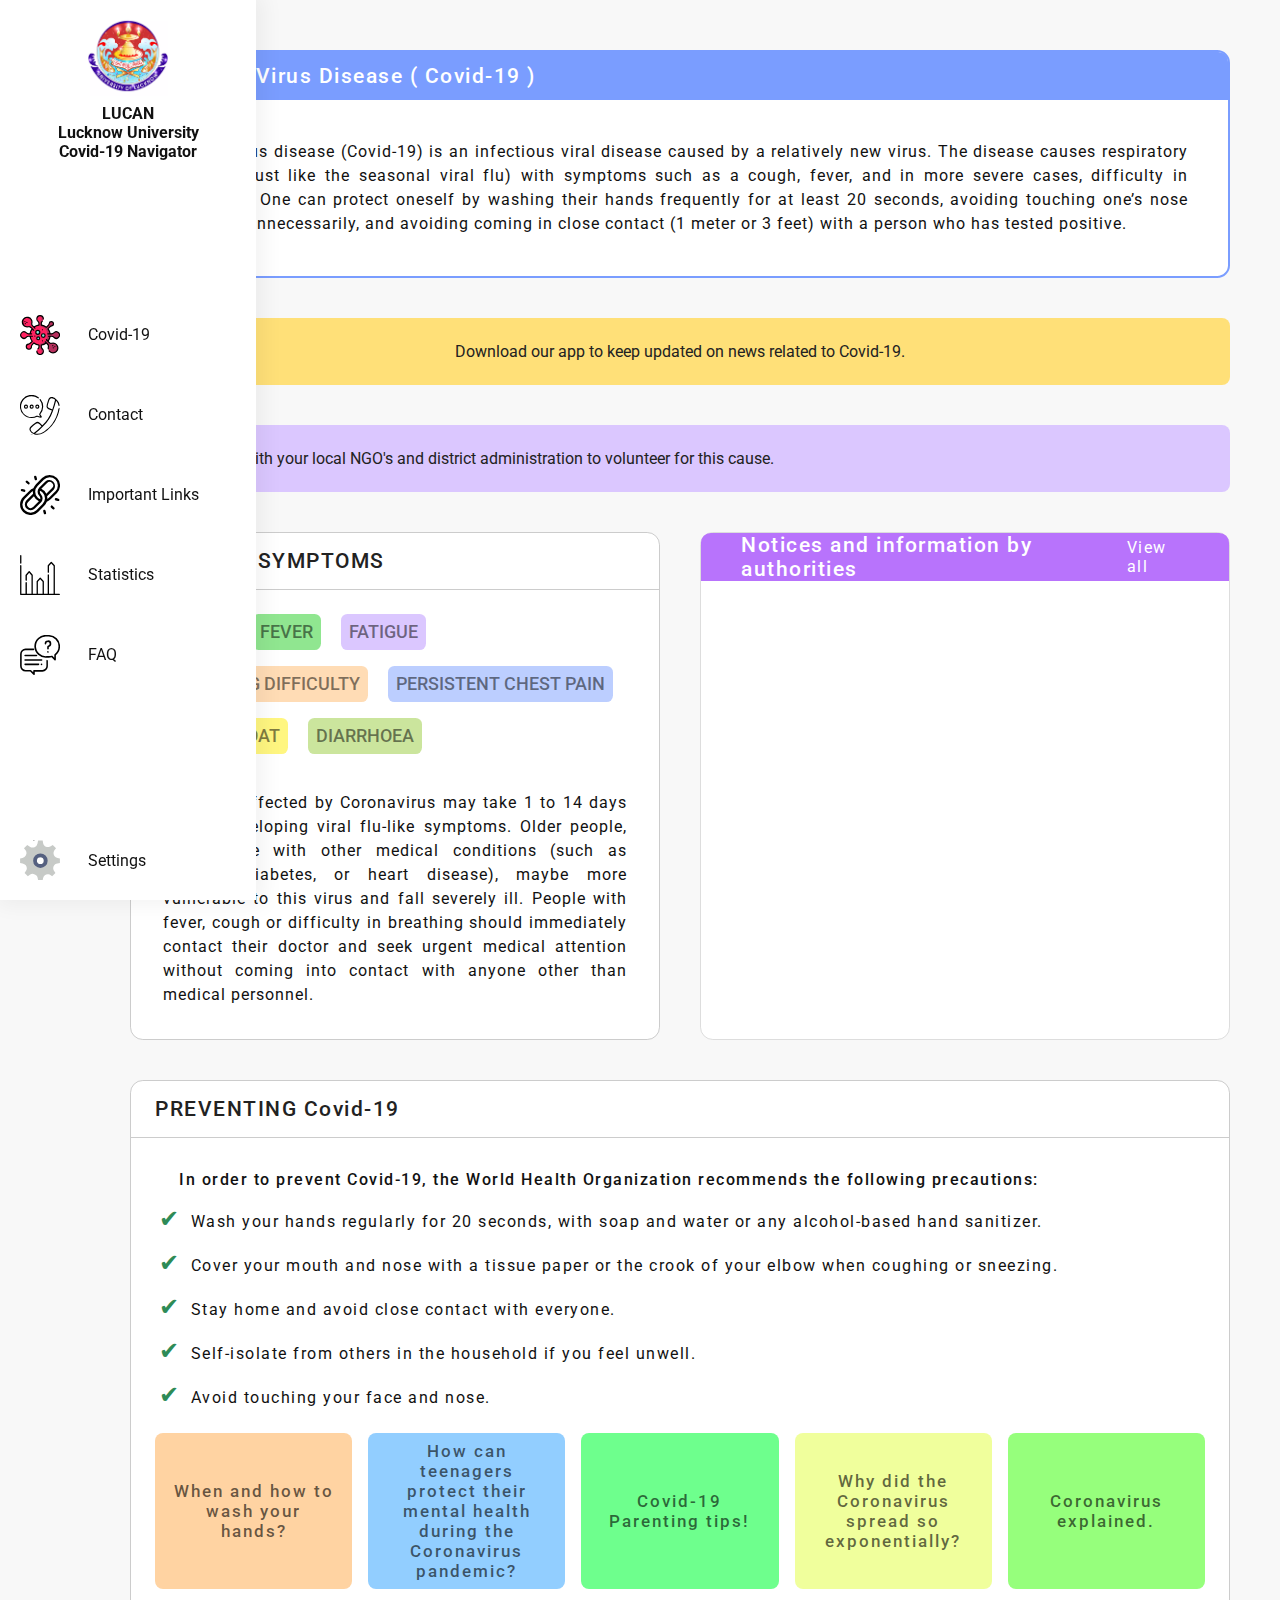
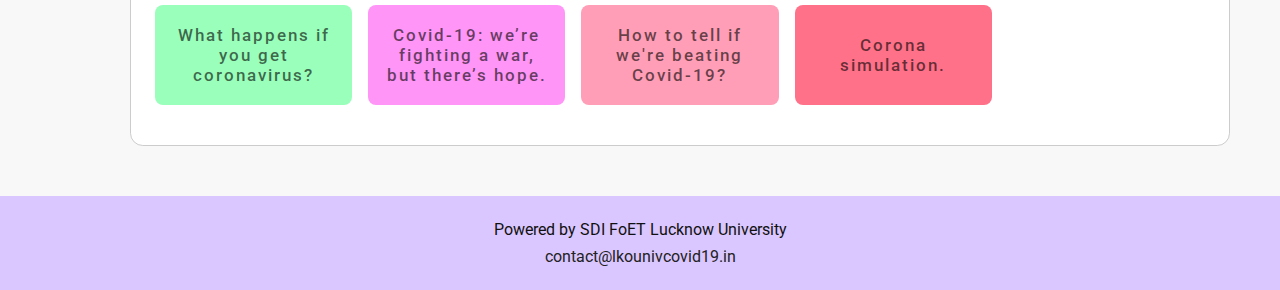
<file: index.html>
<!DOCTYPE html>
<html lang="en">
<head>
    <meta charset="UTF-8">
    <link rel="apple-touch-icon" sizes="180x180" href="../favicon/apple-touch-icon.png">
    <link rel="icon" type="image/png" sizes="32x32" href="../favicon/favicon-32x32.png">
    <link rel="icon" type="image/png" sizes="16x16" href="../favicon/favicon-16x16.png">
    <link rel="manifest" href="../favicon/site.webmanifest">
    <meta name="viewport" content="width=device-width, initial-scale=1.0">
    <title>Lucknow University Covid-19 Navigator</title>
    <meta name="title" content="Lucknow University Covid-19 Navigator">
    <meta name="description" content="LUCAN is an initiative by the University of Lucknow to spread awareness and necessary updates on Covid-19.#IndiaFightsCorona #StayHome #StaySafe ">
    <meta name="keywords" content="LUCAN,University of Lucknow, Covid19">
    <meta name="robots" content="index, follow">
    <meta http-equiv="Content-Type" content="text/html; charset=utf-8">
    <meta name="language" content="English">
    <meta name="revisit-after" content="1 days">
    <meta name="author" content="SDI FoET Lucknow University">
    <script>
        let lang = window.localStorage.getItem("lang")==null?document.documentElement.lang:window.localStorage.getItem("lang");
        if(lang != document.documentElement.lang){
            let url = window.location.href.substr("https://lkounivcovid19.netlify.app/".length);
            if(lang == "en"){
                url= url.substr(`${document.documentElement.lang}/`.length);
                window.location.href=`/${url}`;
            }else{
                window.location.href=`/${lang}/${url}`;
            }
        }
    </script>
    <link rel="stylesheet" href="../assets/css/style.css">
    <link rel="stylesheet" href="../assets/css/home.css">
    <link rel="stylesheet" href="../assets/css/icon-sprite.css">
    <link href="https://fonts.googleapis.com/css2?family=Roboto:wght@400;500;700&display=swap" rel="stylesheet">
</head>
<body>
    <nav id="navbar" class="navbar">
        <ul class="navbar-nav">
            <li class="nav-item logo">
                <a href="http://lkouniv.ac.in" class="nav-link" target="_blank" rel="noopener noreferrer">
                    <div class="link-icon"></div>
                    <span class="link-text ">LUCAN</br>Lucknow University</br>Covid-19 Navigator</span>
                </a>
            </li>
            <li class="nav-item active">
                <a href="#" class="nav-link">
                    <div class="icon-Covid active link-icon"></div>
                    <span class="link-text">Covid-19</span>
                </a>
            </li>
            <li class="nav-item">
                <a href="./contact" class="nav-link">
                    <div class="icon-contact link-icon"></div>
                    <span class="link-text">Contact</span>
                </a>
            </li>
            <li class="nav-item">
                <a href="./links" class="nav-link">
                    <div class="icon-link link-icon"></div>
                    <span class="link-text">Important Links</span>
                </a>
            </li>
            <li class="nav-item">
                <a href="./stats" class="nav-link">
                    <div class="icon-stats link-icon"></div>
                    <span class="link-text">Statistics</span>
                </a>
            </li>
            <li class="nav-item">
                <a href="./faq" class="nav-link">
                    <div class="icon-faq link-icon"></div>
                    <span class="link-text">FAQ</span>
                </a>
            </li>
            <li class="nav-item" onclick="openSettings()">
                <a class="nav-link">
                    <div class="icon-settings link-icon"></div>
                    <span class="link-text">Settings</span>
                </a>
            </li>
        </ul>
    </nav>
    <nav id="topbar" class="mobile-navbar">
        <a class="m-logo" href="http://lkouniv.ac.in" target="_blank" rel="noopener noreferrer"></a>
        <h3 class="m-text">Lucknow University Covid-19 Navigator</h3>
        <div class="icon-settings" onclick="openSettings()"></div>
    </nav>
    <main class="home">
        <div class="Covid-box">
            <div class="box">
                <div class="heading">
                    <h3>Corona Virus Disease ( Covid-19 )</h3>
                </div>
                <div class="info">
                    <p class="Covid-info">Coronavirus disease (Covid-19) is an infectious viral disease caused by a relatively new virus. The disease causes respiratory distress (just like the seasonal viral flu) with symptoms such as a cough, fever, and in more severe cases, difficulty in breathing. One can protect oneself by washing their hands frequently for at least 20 seconds, avoiding touching one’s nose and face unnecessarily, and avoiding coming in close contact (1 meter or 3 feet) with a person who has tested positive.</p>
                </div>
            </div>
        </div>
        <a href="./download" class="download">
            <p id="download-text">Download our app to keep updated on news related to Covid-19.</p>
        </a>
        <div class="Covid-tips ">
            <p id="tips">Get in touch with your local NGO's and district administration to volunteer for this cause.</p>
        </div>
        <div class="notice-box">
            <div class="box">
                <div class="heading">
                    <h3>Notices and information by authorities</h3>
                    <a href="./links" class="view-all">View all</a>
                </div>
                <div class="info">
                    <ul class="notices" id="notices">
                    </ul>
                </div>
            </div>
        </div>
        <div class="symptom-box">
            <div class="box">
                <div class="heading">
                    <h3>Covid-19 SYMPTOMS</h3>
                </div>
                <div class="info">
                    <ul class="symptoms">
                        <li class="symptom" style="background: #FFC2F8">cough</li>
                        <li class="symptom" style="background: #90E690">fever</li>
                        <li class="symptom" style="background: #DBC7FF">Fatigue</li>
                        <li class="symptom" style="background: #FFDCB5">Breathing Difficulty</li>
                        <li class="symptom" style="background: #BCCEFF">Persistent Chest Pain</li>
                        <li class="symptom" style="background: #FFF680">Sore Throat</li>
                        <li class="symptom" style="background: #CBE59D">diarrhoea</li>
                    </ul>
                    <p>A person affected by Coronavirus may take 1 to 14 days before developing viral flu-like symptoms. Older people, and people with other medical conditions (such as asthma, diabetes, or heart disease), maybe more vulnerable to this virus and fall severely ill. People with fever, cough or difficulty in breathing should immediately contact their doctor and seek urgent medical attention without coming into contact with anyone other than medical personnel.</p>
                </div>
            </div>
        </div>
        <div class="prevention-box">
            <div class="box">
                <div class="heading">
                    <h3>PREVENTING  Covid-19</h3>
                </div>
                <div class="info-container">
                    <div class="info">
                        <ul class="prevention-steps">
                            <h4>In order to prevent Covid-19, the World Health Organization recommends the following precautions:</h4>
                            <li>Wash your hands regularly for 20 seconds, with soap and water or any alcohol-based hand sanitizer.</li>
                            <li>Cover your mouth and nose with a tissue paper or the crook of your elbow when coughing or sneezing.</li>
                            <li>Stay home and avoid close contact with everyone.</li>
                            <li>Self-isolate from others in the household if you feel unwell.</li>
                            <li>Avoid touching your face and nose.</li>
                        </ul>
                        <div class="prevention-posts">
                            <a href="https://www.cdc.gov/handwashing/when-how-handwashing.html" target="_blank" rel="noopener noreferrer" style="background: rgb(255, 211, 162)">When and how to wash your hands?</a>
                            <a href="https://www.unicef.org/coronavirus/how-teenagers-can-protect-their-mental-health-during-coronavirus-Covid-19" target="_blank" rel="noopener noreferrer" style="background: rgb(146, 206, 255)">How can teenagers protect their mental health during the Coronavirus pandemic?</a>
                            <a href="https://www.unicef.org/coronavirus/Covid-19-parenting-tips" target="_blank" rel="noopener noreferrer" style="background: rgb(110, 255, 141)">Covid-19 Parenting tips!</a>
                            <a href="https://www.washingtonpost.com/graphics/2020/world/corona-simulator/" target="_blank" rel="noopener noreferrer" style="background: rgb(240, 255, 156)">Why did the Coronavirus spread so exponentially?</a>
                            <a href="https://www.youtube.com/watch?v=BtN-goy9VOY" target="_blank" rel="noopener noreferrer" style="background: rgb(150, 255, 124)">Coronavirus explained.</a>
                            <a href="https://www.youtube.com/watch?v=5DGwOJXSxqg" target="_blank" rel="noopener noreferrer" style="background: rgb(153, 255, 187)">What happens if you get coronavirus?</a>
                            <a href="https://www.youtube.com/watch?v=RFnSmcfKWQo" target="_blank" rel="noopener noreferrer" style="background: rgb(255, 149, 246)">Covid-19: we’re fighting a war, but there’s hope.</a>
                            <a href="https://www.youtube.com/watch?v=54XLXg4fYsc" target="_blank" rel="noopener noreferrer" style="background: rgb(255, 158, 182)">How to tell if we're beating Covid-19?</a>
                            <a href="https://www.youtube.com/watch?v=gxAaO2rsdIs" target="_blank" rel="noopener noreferrer" style="background: rgb(255, 113, 137)">Corona simulation.</a>
                        </div>
                    </div>
                </div>
            </div>
        </div>
    </main>
    <footer>
       <p>Powered by SDI FoET Lucknow University</p>

       <a href="mailto:contact@lkounivcovid19.in">contact@lkounivcovid19.in</a>
    </footer>
    <div class="settings shide ">
        <div class="close-settings" onclick="openSettings()">&times;</div>
        <div class="settings-inner">
            <h6>Please type your state and district</h6>
            <form>
                <input autocomplete="off" id="state-value" class="chosen-value" type="text" value="" placeholder="Type State">
                <ul class="value-list" id="state-list"></ul>
              </form>
              <form>
                <input autocomplete="off" id="district-value" class="chosen-value" type="text" value="" placeholder="Type District">
                <ul class="value-list" id="district-list"></ul>
              </form>
              <div class="lang-buttons">
                <a onclick="changeLang('en')">English</a>
                <a onclick="changeLang('hi')">हिन्दी</a>
              </div>
              <div class="user-manual">
                <a href="../files/Web app LUCAN user manual.pdf" download>Web app LUCAN user manual</a>
                <a href="../files/Mobile app LUCAN user manual.pdf" download>Mobile app LUCAN user manual</a>
              </div>
        </div>
    </div>


    <script async src="./assets/js/script.js"></script>
    <script async src="./assets/js/home.js"></script>
    <!-- Global site tag (gtag.js) - Google Analytics -->
    <script async src="https://www.googletagmanager.com/gtag/js?id=UA-120642571-2"></script>
    <script>
      window.dataLayer = window.dataLayer || [];
      function gtag(){dataLayer.push(arguments);}
      gtag('js', new Date());

      gtag('config', 'UA-120642571-2');
    </script>
</body>
</html>
</file>
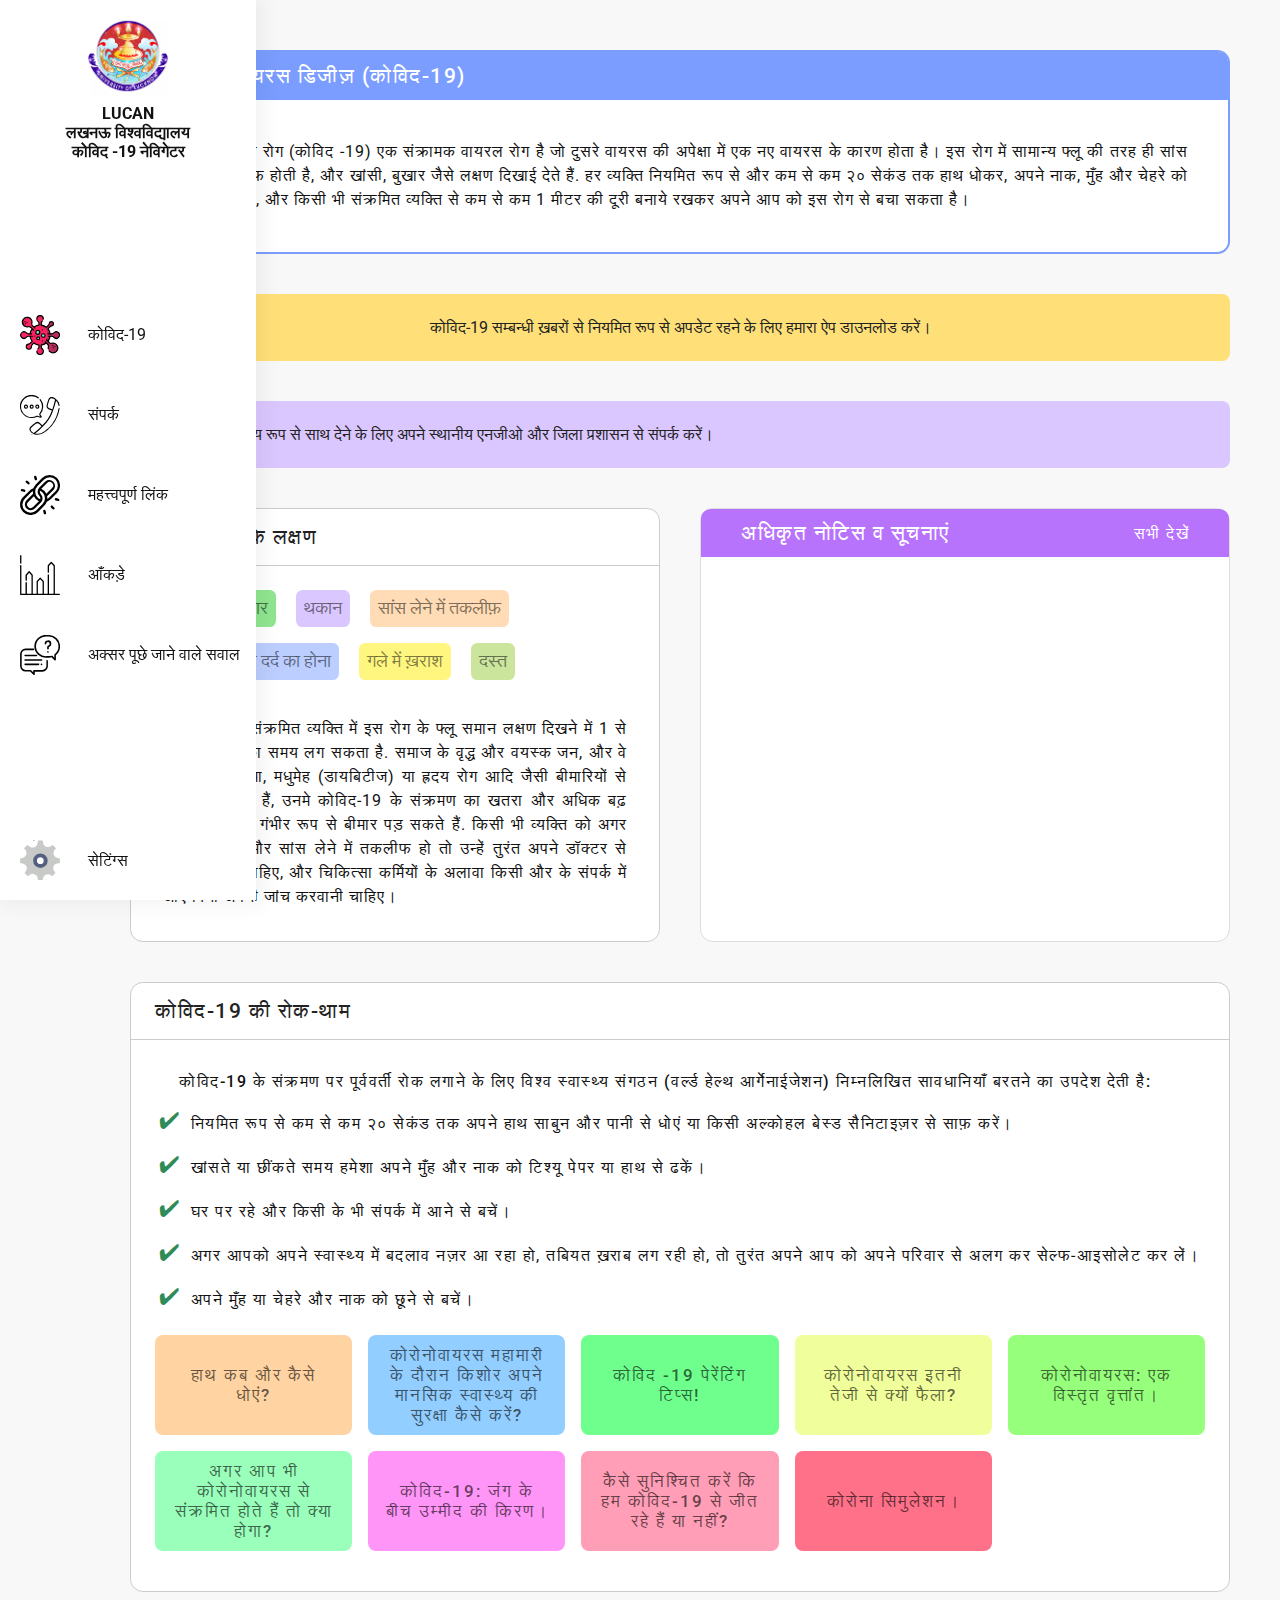
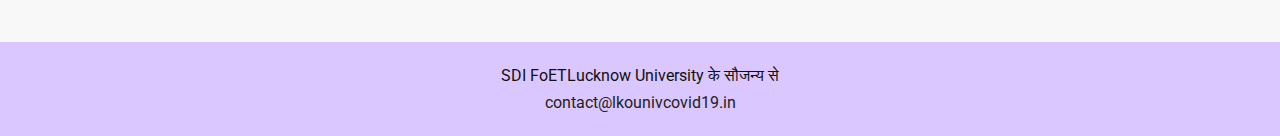
<file: hi/index.html>
<!DOCTYPE html>
<html lang="hi">
<head>
    <meta charset="UTF-8">
    <link rel="apple-touch-icon" sizes="180x180" href="../favicon/apple-touch-icon.png">
    <link rel="icon" type="image/png" sizes="32x32" href="../favicon/favicon-32x32.png">
    <link rel="icon" type="image/png" sizes="16x16" href="../favicon/favicon-16x16.png">
    <link rel="manifest" href="../favicon/site.webmanifest">
    <meta name="viewport" content="width=device-width, initial-scale=1.0">
    <title>लखनऊ विश्वविद्यालय कोविद -19 नेविगेटर</title>
    <meta name="title" content="लखनऊ विश्वविद्यालय कोविद -19 नेविगेटर">
    <meta name="description" content="LUVAN लखनऊ विश्वविद्यालय द्वारा Covid-19 पर जागरूकता और आवश्यक अपडेट फैलाने के लिए एक पहल है। # IndiaFightsCorona #StayHome #StaySafe">
    <meta name="keywords" content="LUCAN,University of Lucknow, Covid19">
    <meta name="robots" content="index, follow">
    <meta http-equiv="Content-Type" content="text/html; charset=utf-8">
    <meta name="language" content="Hindi">
    <meta name="revisit-after" content="1 days">
    <meta name="author" content="SDI FoET Lucknow University">
    <script>
        let lang = window.localStorage.getItem("lang")==null?document.documentElement.lang:window.localStorage.getItem("lang");
        if(lang != document.documentElement.lang){
            let url = window.location.href.substr("https://lkounivcovid19.netlify.app/".length);
            if(lang == "en"){
                url= url.substr(`${document.documentElement.lang}/`.length);
                window.location.href=`/${url}`;
            }else{
                window.location.href=`/${lang}/${url}`;
            }
        }
    </script>
    <link rel="stylesheet" href="../assets/css/style.css">
    <link rel="stylesheet" href="../assets/css/home.css">
    <link rel="stylesheet" href="../assets/css/icon-sprite.css">
    <link href="https://fonts.googleapis.com/css2?family=Roboto:wght@400;500;700&display=swap" rel="stylesheet">
</head>
<body>
    <nav id="navbar" class="navbar">
        <ul class="navbar-nav">
            <li class="nav-item logo">
                <a href="http://lkouniv.ac.in" class="nav-link" target="_blank" rel="noopener noreferrer">
                    <div class="link-icon"></div>
                    <span class="link-text ">LUCAN</br>लखनऊ विश्वविद्यालय</br> कोविद -19 नेविगेटर</span>
                </a>
            </li>
            <li class="nav-item active">
                <a href="#" class="nav-link">
                    <div class="icon-Covid active link-icon"></div>
                    <span class="link-text">कोविद-19</span>
                </a>
            </li>
            <li class="nav-item">
                <a href="./contact" class="nav-link">
                    <div class="icon-contact link-icon"></div>
                    <span class="link-text">संपर्क</span>
                </a>
            </li>
            <li class="nav-item">
                <a href="./links" class="nav-link">
                    <div class="icon-link link-icon"></div>
                    <span class="link-text">महत्त्वपूर्ण लिंक</span>
                </a>
            </li>
            <li class="nav-item">
                <a href="./stats" class="nav-link">
                    <div class="icon-stats link-icon"></div>
                    <span class="link-text">आँकड़े</span>
                </a>
            </li>
            <li class="nav-item">
                <a href="./faq" class="nav-link">
                    <div class="icon-faq link-icon"></div>
                    <span class="link-text">अक्सर पूछे जाने वाले सवाल</span>
                </a>
            </li>
            <li class="nav-item" onclick="openSettings()">
                <a class="nav-link">
                    <div class="icon-settings link-icon"></div>
                    <span class="link-text">सेटिंग्स</span>
                </a>
            </li>
        </ul>
    </nav>
    <nav id="topbar" class="mobile-navbar">
        <a class="m-logo" href="http://lkouniv.ac.in" target="_blank" rel="noopener noreferrer"></a>
        <h3 class="m-text">लखनऊ विश्वविद्यालय कोविद -19 नेविगेटर</h3>
        <div class="icon-settings" onclick="openSettings()"></div>
    </nav>
    <main class="home">
        <div class="Covid-box">
            <div class="box">
                <div class="heading">
                    <h3>कोरोना वायरस डिजीज़ (कोविद-19)</h3>
                </div>
                <div class="info">
                    <p class="Covid-info">कोरोनावायरस रोग (कोविद -19) एक संक्रामक वायरल रोग है जो दुसरे वायरस की अपेक्षा में एक नए वायरस के कारण होता है। इस रोग में सामान्य फ्लू की तरह ही सांस लेने में तकलीफ़ होती है, और खांसी, बुखार जैसे लक्षण दिखाई देते हैं. हर व्यक्ति नियमित रूप से और कम से कम २० सेकंड तक हाथ धोकर, अपने नाक, मुँह और चेहरे को छूने से बचकर, और किसी भी संक्रमित व्यक्ति से कम से कम 1 मीटर की दूरी बनाये रखकर अपने आप को इस रोग से बचा सकता है।</p>
                </div>
            </div>
        </div>
        <a href="./download" class="download">
            <p id="download-text">कोविद-19 सम्बन्धी ख़बरों से नियमित रूप से अपडेट रहने के लिए हमारा ऐप डाउनलोड करें।</p>
        </a>
        <div class="Covid-tips ">
            <p id="tips">इस लड़ाई में सक्रिय रूप से साथ देने के लिए अपने स्थानीय एनजीओ और जिला प्रशासन से संपर्क करें।</p>
        </div>
        <div class="notice-box">
            <div class="box">
                <div class="heading">
                    <h3>अधिकृत नोटिस व सूचनाएं</h3>
                    <a href="./links" class="view-all">सभी देखें</a>
                </div>
                <div class="info">
                    <ul class="notices" id="notices">
                    </ul>
                </div>
            </div>
        </div>
        <div class="symptom-box">
            <div class="box">
                <div class="heading">
                    <h3>कोविद-19 के लक्षण</h3>
                </div>
                <div class="info">
                    <ul class="symptoms">
                        <li class="symptom" style="background: #FFC2F8">खांसी</li>
                        <li class="symptom" style="background: #90E690">बुख़ार</li>
                        <li class="symptom" style="background: #DBC7FF">थकान</li>
                        <li class="symptom" style="background: #FFDCB5">सांस लेने में तकलीफ़</li>
                        <li class="symptom" style="background: #BCCEFF">छाती में लगातार दर्द का होना</li>
                        <li class="symptom" style="background: #FFF680">गले में ख़राश</li>
                        <li class="symptom" style="background: #CBE59D">दस्त</li>
                    </ul>
                    <p>कोविद-19 से संक्रमित व्यक्ति में इस रोग के फ्लू समान लक्षण दिखने में 1 से 14 दिन तक का समय लग सकता है. समाज के वृद्ध और वयस्क जन, और वे लोग जो अस्थमा, मधुमेह (डायबिटीज) या ह्रदय रोग आदि जैसी बीमारियों से पहले से ग्रसित हैं, उनमे कोविद-19 के संक्रमण का खतरा और अधिक बढ़ जाता है और वे गंभीर रूप से बीमार पड़ सकते हैं. किसी भी व्यक्ति को अगर खांसी, बुख़ार और सांस लेने में तकलीफ हो तो उन्हें तुरंत अपने डॉक्टर से संपर्क करना चाहिए, और चिकित्सा कर्मियों के अलावा किसी और के संपर्क में आए बिना अपनी जांच करवानी चाहिए।</p>
                </div>
            </div>
        </div>
        <div class="prevention-box">
            <div class="box">
                <div class="heading">
                    <h3>कोविद-19 की रोक-थाम</h3>
                </div>
                <div class="info-container">
                    <div class="info">
                        <ul class="prevention-steps">
                            <h4>कोविद-19 के संक्रमण पर पूर्ववर्ती रोक लगाने के लिए विश्व स्वास्थ्य संगठन (वर्ल्ड हेल्थ आर्गेनाईजेशन) निम्नलिखित सावधानियाँ बरतने का उपदेश देती है:</h4>
                            <li>नियमित रूप से कम से कम २० सेकंड तक अपने हाथ साबुन और पानी से धोएं या किसी अल्कोहल बेस्ड सैनिटाइज़र से साफ़ करें।</li>
                            <li>खांसते या छींकते समय हमेशा अपने मुँह और नाक को टिश्यू पेपर या हाथ से ढकें।</li>
                            <li>घर पर रहे और किसी के भी संपर्क में आने से बचें।</li>
                            <li>अगर आपको अपने स्वास्थ्य में बदलाव नज़र आ रहा हो, तबियत ख़राब लग रही हो, तो तुरंत अपने आप को अपने परिवार से अलग कर सेल्फ-आइसोलेट कर लें।</li>
                            <li>अपने मुँह या चेहरे और नाक को छूने से बचें।</li>
                        </ul>
                        <div class="prevention-posts">
                            <a href="https://www.cdc.gov/handwashing/when-how-handwashing.html" target="_blank" rel="noopener noreferrer" style="background: rgb(255, 211, 162)">हाथ कब और कैसे धोएं?</a>
                            <a href="https://www.unicef.org/coronavirus/how-teenagers-can-protect-their-mental-health-during-coronavirus-Covid-19" target="_blank" rel="noopener noreferrer" style="background: rgb(146, 206, 255)">कोरोनोवायरस महामारी के दौरान किशोर अपने मानसिक स्वास्थ्य की सुरक्षा कैसे करें?</a>
                            <a href="https://www.unicef.org/coronavirus/Covid-19-parenting-tips" target="_blank" rel="noopener noreferrer" style="background: rgb(110, 255, 141)">कोविद -19 पेरेंटिंग टिप्स!</a>
                            <a href="https://www.washingtonpost.com/graphics/2020/world/corona-simulator/" target="_blank" rel="noopener noreferrer" style="background: rgb(240, 255, 156)">कोरोनोवायरस इतनी तेजी से क्यों फैला?</a>
                            <a href="https://www.youtube.com/watch?v=BtN-goy9VOY" target="_blank" rel="noopener noreferrer" style="background: rgb(150, 255, 124)">कोरोनोवायरस: एक विस्तृत वृत्तांत।</a>
                            <a href="https://www.youtube.com/watch?v=5DGwOJXSxqg" target="_blank" rel="noopener noreferrer" style="background: rgb(153, 255, 187)">अगर आप भी कोरोनोवायरस से संक्रमित होते हैं तो क्या होगा?</a>
                            <a href="https://www.youtube.com/watch?v=RFnSmcfKWQo" target="_blank" rel="noopener noreferrer" style="background: rgb(255, 149, 246)">कोविद-19: जंग के बीच उम्मीद की किरण। </a>
                            <a href="https://www.youtube.com/watch?v=54XLXg4fYsc" target="_blank" rel="noopener noreferrer" style="background: rgb(255, 158, 182)">कैसे सुनिश्चित करें कि हम कोविद-19 से जीत रहे हैं या नहीं?</a>
                            <a href="https://www.youtube.com/watch?v=gxAaO2rsdIs" target="_blank" rel="noopener noreferrer" style="background: rgb(255, 113, 137)">कोरोना सिमुलेशन।</a>
                        </div>
                    </div>
                </div>
            </div>
        </div>
    </main>
    <footer>
       <p>SDI FoETLucknow University के सौजन्य से </p>
       <a href="mailto:contact@lkounivcovid19.in">contact@lkounivcovid19.in</a>
    </footer>
    <div class="settings shide ">
        <div class="close-settings" onclick="openSettings()">&times;</div>
        <div class="settings-inner">
            <h6>Please type your state and district</h6>
            <form>
                <input autocomplete="off" id="state-value" class="chosen-value" type="text" value="" placeholder="Type State">
                <ul class="value-list" id="state-list"></ul>
              </form>
              <form>
                <input autocomplete="off" id="district-value" class="chosen-value" type="text" value="" placeholder="Type District">
                <ul class="value-list" id="district-list"></ul>
              </form>
              <div class="lang-buttons">
                <a onclick="changeLang('en')">English</a>
                <a onclick="changeLang('hi')">हिन्दी</a>
              </div>
              <div class="user-manual">
                <a href="../files/Web app LUCAN user manual.pdf" download>Web app LUCAN user manual</a>
                <a href="../files/Mobile app LUCAN user manual.pdf" download>Mobile app LUCAN user manual</a>
              </div>
              <div id="google_translate_element"></div>
        </div>
    </div>


    <script async src="./assets/js/script.js"></script>
    <script async src="./assets/js/home.js"></script>
    <!-- Global site tag (gtag.js) - Google Analytics -->
    <script async src="https://www.googletagmanager.com/gtag/js?id=UA-120642571-2"></script>
    <script>
      window.dataLayer = window.dataLayer || [];
      function gtag(){dataLayer.push(arguments);}
      gtag('js', new Date());

      gtag('config', 'UA-120642571-2');
    </script>
</body>
</html>
</file>
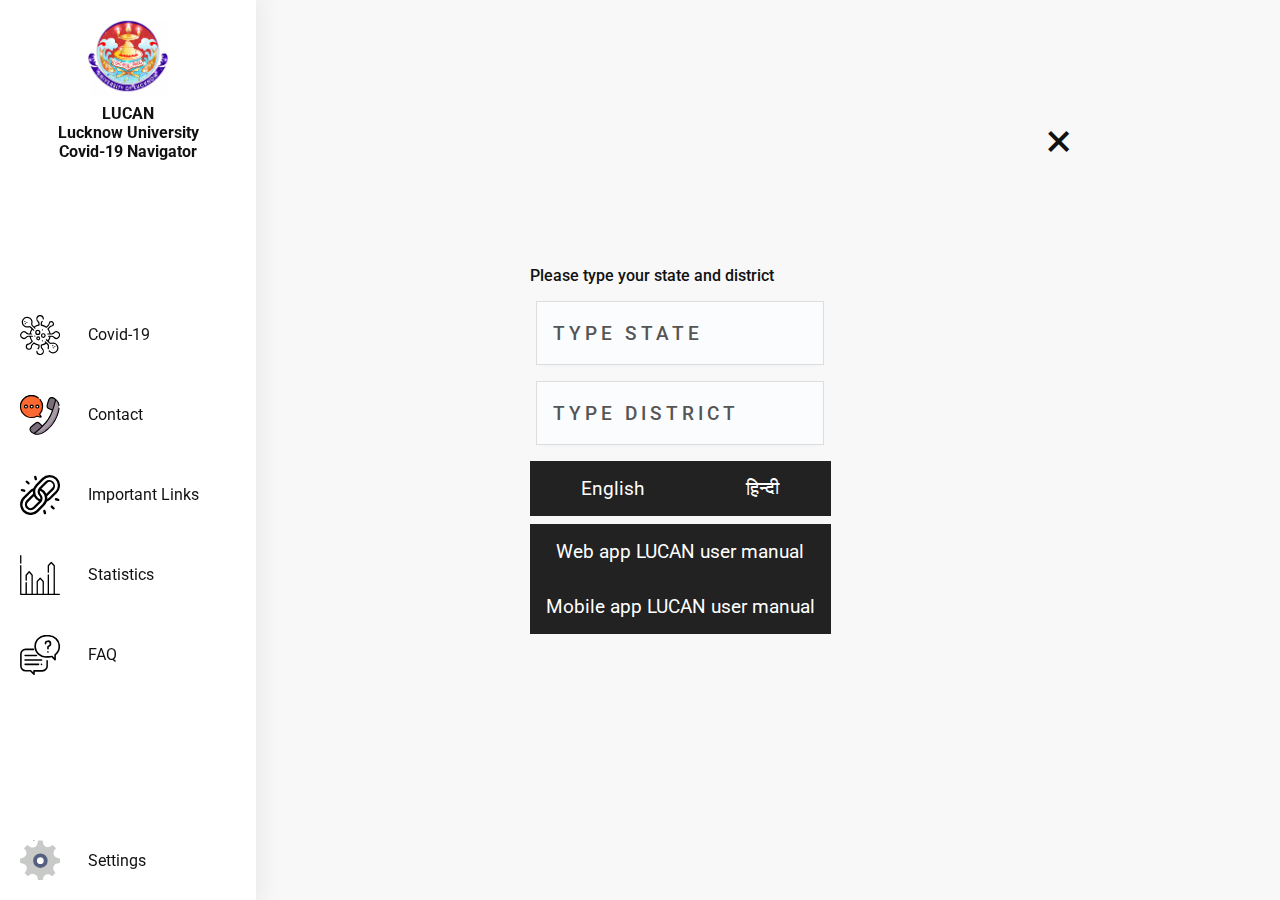
<file: contact.html>
<!DOCTYPE html>
<html lang="en">
<head>
    <meta charset="UTF-8">
    <link rel="apple-touch-icon" sizes="180x180" href="../favicon/apple-touch-icon.png">
    <link rel="icon" type="image/png" sizes="32x32" href="../favicon/favicon-32x32.png">
    <link rel="icon" type="image/png" sizes="16x16" href="../favicon/favicon-16x16.png">
    <link rel="manifest" href="../favicon/site.webmanifest">
    <meta name="viewport" content="width=device-width, initial-scale=1.0">
    <meta name="title" content="Covid-19 Contact Details">
    <meta name="description" content="Get the contact details of Government Authorities, Medical Services, Free Food Providers, Food Delivery Services and NGOs working to fight Covid-19.">
    <meta name="keywords" content="CovidUpdates India,Contact Details of Services for Covid19, Covid19">
    <meta name="robots" content="index, follow">
    <meta http-equiv="Content-Type" content="text/html; charset=utf-8">
    <meta name="language" content="English">
    <meta name="revisit-after" content="1 days">
    <meta name="author" content="SDI FoET Lucknow University">
    <title >Covid-19 Contact Details of Services in India</title>
    <script>
        let lang = window.localStorage.getItem("lang")==null?document.documentElement.lang:window.localStorage.getItem("lang");
        if(lang != document.documentElement.lang){
            let url = window.location.href.substr("https://lkounivcovid19.netlify.app/".length);
            if(lang == "en"){
                url= url.substr(`${document.documentElement.lang}/`.length);
                window.location.href=`/${url}`;
            }else{
                window.location.href=`/${lang}/${url}`;
            }
        }
    </script>
    <link rel="stylesheet" href="../assets/css/style.css">
    <link rel="stylesheet" href="../assets/css/contact.css">
    <link rel="stylesheet" href="../assets/css/icon-sprite.css">
    <link href="https://fonts.googleapis.com/css2?family=Roboto:wght@400;500;700&display=swap" rel="stylesheet">
</head>
<body>
    <nav id="navbar" class="navbar">
        <ul class="navbar-nav">
            <li class="nav-item logo">
                <a href="http://lkouniv.ac.in" class="nav-link" target="_blank" rel="noopener noreferrer">
                    <div class="link-icon"></div>
                    <span class="link-text ">LUCAN</br>Lucknow University</br>Covid-19 Navigator</span>
                </a>
            </li>
            <li class="nav-item active">
                <a href="./" class="nav-link">
                    <div class="icon-Covid link-icon"></div>
                    <span class="link-text">Covid-19</span>
                </a>
            </li>
            <li class="nav-item">
                <a href="#" class="nav-link">
                    <div class="icon-contact active link-icon"></div>
                    <span class="link-text">Contact</span>
                </a>
            </li>
            <li class="nav-item">
                <a href="./links" class="nav-link">
                    <div class="icon-link link-icon"></div>
                    <span class="link-text">Important Links</span>
                </a>
            </li>
            <li class="nav-item">
                <a href="./stats" class="nav-link">
                    <div class="icon-stats link-icon"></div>
                    <span class="link-text">Statistics</span>
                </a>
            </li>
            <li class="nav-item">
                <a href="./faq" class="nav-link">
                    <div class="icon-faq link-icon"></div>
                    <span class="link-text">FAQ</span>
                </a>
            </li>
            <li class="nav-item" onclick="openSettings()">
                <a class="nav-link">
                    <div class="icon-settings link-icon"></div>
                    <span class="link-text">Settings</span>
                </a>
            </li>
        </ul>
    </nav>
    <nav id="topbar" class="mobile-navbar">
        <a class="m-logo" href="http://lkouniv.ac.in" target="_blank" rel="noopener noreferrer"></a>
        <h3 class="m-text">Lucknow University Covid-19 Navigator</h3>
        <div class="icon-settings" onclick="openSettings()"></div>
    </nav>
    <main class="contact-container">
        <div class="contact-box govt-box">
            <div class="box">
                <div class="heading">
                    <h3>Government authorities and medical services</h3>
                </div>
                <div class="info">
                    <ul class="contacts" id="govt-list">
                        <li class="important">
                            <a href="tel:011-23978046" class="contact">
                                <div class="contact-heading">
                                    <h5>National Helpline</h5>
                                </div>
                                <div class="contact-content"><p>011-23978046 or 1075</p></div>
                            </a>
                        </li>

                    </ul>
                </div>
            </div>
        </div>
        <div class="contact-box vendor-box">
            <div class="box">
                <div class="heading">
                    <h3>Free food distributors</h3>
                </div>
                <div class="info">
                    <ul class="contacts" id="vendor-list">

                    </ul>
                </div>
            </div>
        </div>
        <div class="contact-box NGO-box">
            <div class="box">
                <div class="heading">
                    <h3>NGOs and other services</h3>
                </div>
                <div class="info">
                    <ul class="contacts" id="ngo-list">

                    </ul>
                </div>
            </div>
        </div>
        <div class="emailus-box">
            <p>If You are not in the above list but providing your services in this epidemic, contact us to get yourself listed. Your services are valuable to us.</p>
            <a href="mailto:contact@lkounivcovid19.in" class="link"><span>Email</span></a>
            <a href="https://twitter.com/Lkounivcovid19" class="link">Twitter</a>
        </div>
        <div class="donate-box">
            <p>You are requested to share your part in such a critical situation by donating in Prime Minister’s Citizen Assistance and Relief in Emergency Situations Fund (PM CARES Fund).</p>
            <a href="https://www.pmindia.gov.in/en/" class="donate">Donate to PM Cares Fund</a>
        </div>
        <div class="telegram-box">

        </div>
    </main>
    <footer>
       <p>Powered by SDI FoET Lucknow University</p>
       <a href="mailto:contact@lkounivcovid19.in">contact@lkounivcovid19.in</a>
    </footer>
    <div class="settings shide ">
        <div class="close-settings" onclick="openSettings()">&times;</div>
        <div class="settings-inner">
            <h6>Please type your state and district</h6>
            <form>
                <input autocomplete="off" id="state-value" class="chosen-value" type="text" value="" placeholder="Type State">
                <ul class="value-list" id="state-list"></ul>
              </form>
              <form>
                <input autocomplete="off" id="district-value" class="chosen-value" type="text" value="" placeholder="Type District">
                <ul class="value-list" id="district-list"></ul>
              </form>
              <div class="lang-buttons">
                <a onclick="changeLang('en')">English</a>
                <a onclick="changeLang('hi')">हिन्दी</a>
              </div>
              <div class="user-manual">
                <a href="../files/Web app LUCAN user manual.pdf" download>Web app LUCAN user manual</a>
                <a href="../files/Mobile app LUCAN user manual.pdf" download>Mobile app LUCAN user manual</a>
              </div>
              <div id="google_translate_element"></div>
        </div>
    </div>


    <script async src="./assets/js/script.js"></script>
    <script async src="./assets/js/contact.js"></script>
    <!-- Global site tag (gtag.js) - Google Analytics -->
    <script async src="https://www.googletagmanager.com/gtag/js?id=UA-120642571-2"></script>
    <script>
      window.dataLayer = window.dataLayer || [];
      function gtag(){dataLayer.push(arguments);}
      gtag('js', new Date());

      gtag('config', 'UA-120642571-2');
    </script>

</body>
</html>
</file>
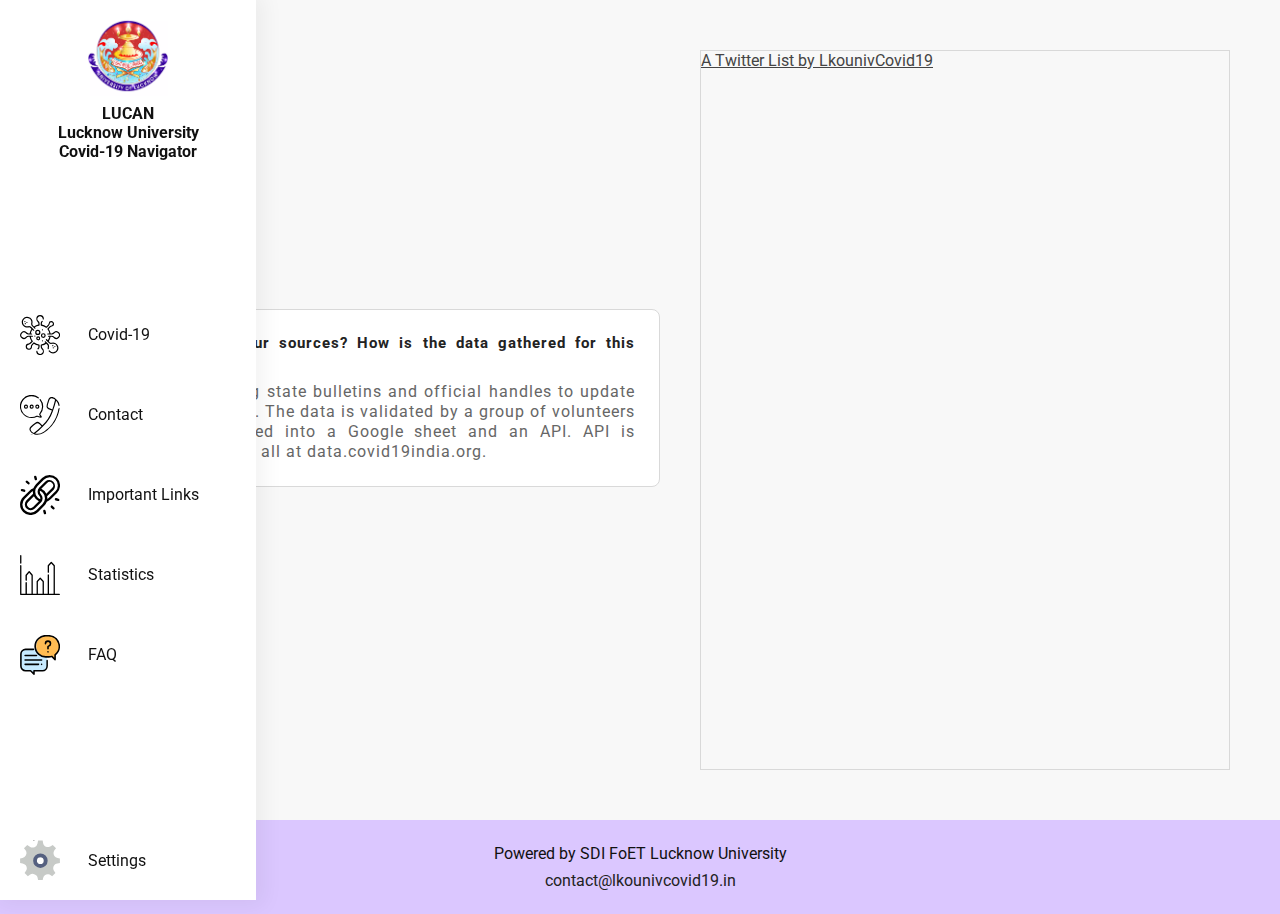
<file: faq.html>
<!DOCTYPE html>
<html lang="en">
<head>
    <meta charset="UTF-8">
    <link rel="apple-touch-icon" sizes="180x180" href="../favicon/apple-touch-icon.png">
    <link rel="icon" type="image/png" sizes="32x32" href="../favicon/favicon-32x32.png">
    <link rel="icon" type="image/png" sizes="16x16" href="../favicon/favicon-16x16.png">
    <link rel="manifest" href="../favicon/site.webmanifest">
    <meta name="viewport" content="width=device-width, initial-scale=1.0">
    <meta name="title" content="Frequently Asked Questions on Covid-19">
    <meta name="description" content="Get the updates and Frequently asked questions related to Covid-19. Clarify your doubts on Covid-19 and stay safe.">
    <meta name="keywords" content="CovidUpdates India,Frequently Asked Questions, Covid19">
    <meta name="robots" content="index, follow">
    <meta http-equiv="Content-Type" content="text/html; charset=utf-8">
    <meta name="language" content="English">
    <meta name="revisit-after" content="1 days">
    <meta name="author" content="SDI FoET Lucknow University">
    <title >Frequently Asked Questions on Covid19</title>
    <script>
        let lang = window.localStorage.getItem("lang")==null?document.documentElement.lang:window.localStorage.getItem("lang");
        if(lang != document.documentElement.lang){
            let url = window.location.href.substr("https://lkounivcovid19.netlify.app/".length);
            if(lang == "en"){
                url= url.substr(`${document.documentElement.lang}/`.length);
                window.location.href=`/${url}`;
            }else{
                window.location.href=`/${lang}/${url}`;
            }
        }
    </script>
    <link rel="stylesheet" href="../assets/css/style.css">
    <link rel="stylesheet" href="../assets/css/faq.css">
    <link rel="stylesheet" href="../assets/css/icon-sprite.css">
    <link href="https://fonts.googleapis.com/css2?family=Roboto:wght@400;500;700&display=swap" rel="stylesheet">
</head>
<body>
    <nav id="navbar" class="navbar">
        <ul class="navbar-nav">
            <li class="nav-item logo">
                <a href="http://lkouniv.ac.in" class="nav-link" target="_blank" rel="noopener noreferrer">
                    <div class="link-icon"></div>
                    <span class="link-text ">LUCAN</br>Lucknow University</br>Covid-19 Navigator</span>
                </a>
            </li>
            <li class="nav-item active">
                <a href="./" class="nav-link">
                    <div class="icon-Covid link-icon"></div>
                    <span class="link-text">Covid-19</span>
                </a>
            </li>
            <li class="nav-item">
                <a href="./contact" class="nav-link">
                    <div class="icon-contact link-icon"></div>
                    <span class="link-text">Contact</span>
                </a>
            </li>
            <li class="nav-item">
                <a href="./links" class="nav-link">
                    <div class="icon-link link-icon"></div>
                    <span class="link-text">Important Links</span>
                </a>
            </li>
            <li class="nav-item">
                <a href="./stats" class="nav-link">
                    <div class="icon-stats link-icon"></div>
                    <span class="link-text">Statistics</span>
                </a>
            </li>
            <li class="nav-item">
                <a href="#" class="nav-link">
                    <div class="icon-faq active link-icon"></div>
                    <span class="link-text">FAQ</span>
                </a>
            </li>
            <li class="nav-item" onclick="openSettings()">
                <a class="nav-link">
                    <div class="icon-settings link-icon"></div>
                    <span class="link-text">Settings</span>
                </a>
            </li>
        </ul>
    </nav>
    <nav id="topbar" class="mobile-navbar">
        <a class="m-logo" href="http://lkouniv.ac.in" target="_blank" rel="noopener noreferrer"></a>
        <h3 class="m-text">Lucknow University Covid-19 Navigator</h3>
        <div class="icon-settings" onclick="openSettings()"></div>
    </nav>
    <main class="faq-container">
        <div class="faq-box">
            <ul>
                <li class="faq">
                    <div class="faq-heading">
                        <h5>What are your sources? How is the data gathered for this project?</h5>
                    </div>
                    <div class="faq-content">We are using state bulletins and official handles to update our numbers. The data is validated by a group of volunteers and published into a Google sheet and an API. API is available for all at data.covid19india.org.</div>
                </li>
            </ul>
        </div>
        <div class="twitter-widget ">
            <a class="twitter-timeline" href="https://twitter.com/LkounivCovid19/lists/Covid-19-updates?ref_src=twsrc%5Etfw">A Twitter List by LkounivCovid19</a> <script async src="https://platform.twitter.com/widgets.js" charset="utf-8"></script>
        </div>
    </main>
    <footer>
       <p>Powered by SDI FoET Lucknow University</p>
       <a href="mailto:contact@lkounivcovid19.in">contact@lkounivcovid19.in</a>
    </footer>
    <div class="settings shide ">
        <div class="close-settings" onclick="openSettings()">&times;</div>
        <div class="settings-inner">
            <h6>Please type your state and district</h6>
            <form>
                <input autocomplete="off" id="state-value" class="chosen-value" type="text" value="" placeholder="Type State">
                <ul class="value-list" id="state-list"></ul>
              </form>
              <form>
                <input autocomplete="off" id="district-value" class="chosen-value" type="text" value="" placeholder="Type District">
                <ul class="value-list" id="district-list"></ul>
              </form>
              <div class="lang-buttons">
                <a onclick="changeLang('en')">English</a>
                <a onclick="changeLang('hi')">हिन्दी</a>
              </div>
              <div class="user-manual">
                <a href="../files/Web app LUCAN user manual.pdf" download>Web app LUCAN user manual</a>
                <a href="../files/Mobile app LUCAN user manual.pdf" download>Mobile app LUCAN user manual</a>
              </div>
              <div id="google_translate_element"></div>
        </div>
    </div>

    <script async src="./assets/js/script.js"></script>
    <!-- Global site tag (gtag.js) - Google Analytics -->
    <script async src="https://www.googletagmanager.com/gtag/js?id=UA-120642571-2"></script>
    <script>
      window.dataLayer = window.dataLayer || [];
      function gtag(){dataLayer.push(arguments);}
      gtag('js', new Date());

      gtag('config', 'UA-120642571-2');
    </script>

</body>
</html>
</file>
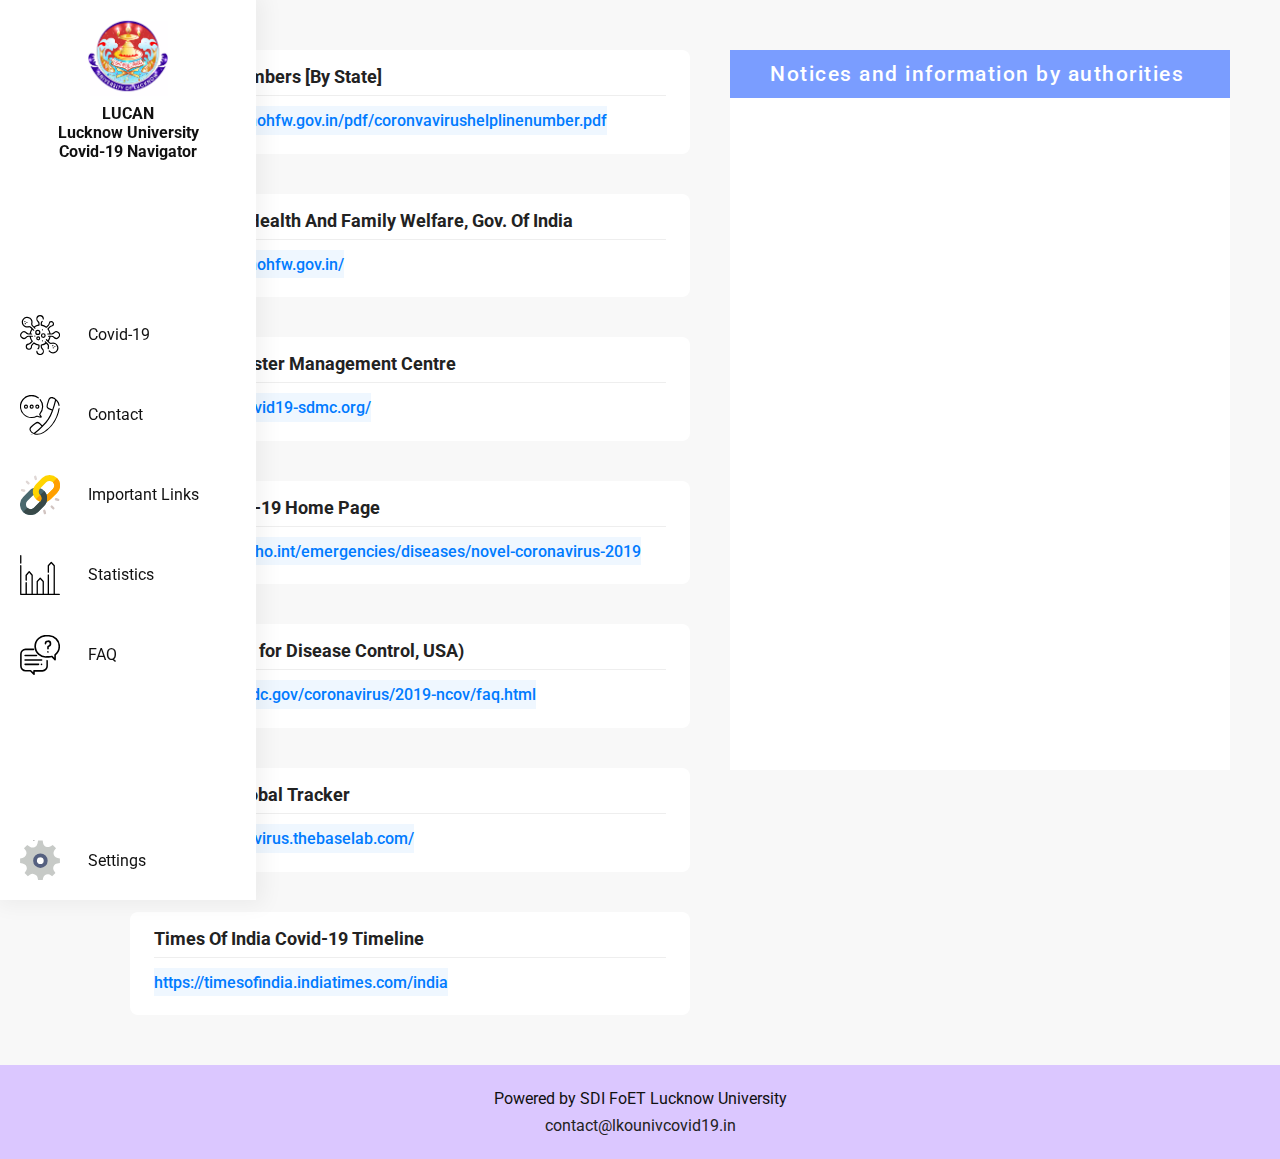
<file: links.html>
<!DOCTYPE html>
<html lang="en">
<head>
    <meta charset="UTF-8">
    <link rel="apple-touch-icon" sizes="180x180" href="../favicon/apple-touch-icon.png">
    <link rel="icon" type="image/png" sizes="32x32" href="../favicon/favicon-32x32.png">
    <link rel="icon" type="image/png" sizes="16x16" href="../favicon/favicon-16x16.png">
    <link rel="manifest" href="../favicon/site.webmanifest">
    <meta name="viewport" content="width=device-width, initial-scale=1.0">
    <meta name="title" content="Important Links for Covid-19">
    <meta name="description" content="Get the Important links that everyone should visit to know more about Covid19.">
    <meta name="keywords" content="CovidUpdates India,Important Links Covid19 India, Covid19">
    <meta name="robots" content="index, follow">
    <meta http-equiv="Content-Type" content="text/html; charset=utf-8">
    <meta name="language" content="English">
    <meta name="revisit-after" content="1 days">
    <meta name="author" content="SDI FoET Lucknow University">
    <title >Important Links for Covid-19</title>
    <script>
        let lang = window.localStorage.getItem("lang")==null?document.documentElement.lang:window.localStorage.getItem("lang");
        if(lang != document.documentElement.lang){
            let url = window.location.href.substr("https://lkounivcovid19.netlify.app/".length);
            if(lang == "en"){
                url= url.substr(`${document.documentElement.lang}/`.length);
                window.location.href=`/${url}`;
            }else{
                window.location.href=`/${lang}/${url}`;
            }
        }
    </script>
    <link rel="stylesheet" href="../assets/css/style.css">
    <link rel="stylesheet" href="../assets/css/links.css">
    <link rel="stylesheet" href="../assets/css/icon-sprite.css">
    <link href="https://fonts.googleapis.com/css2?family=Roboto:wght@400;500;700&display=swap" rel="stylesheet">
</head>
<body>
    <nav id="navbar" class="navbar">
        <ul class="navbar-nav">
            <li class="nav-item logo">
                <a href="http://lkouniv.ac.in" class="nav-link" target="_blank" rel="noopener noreferrer">
                    <div class="link-icon"></div>
                    <span class="link-text ">LUCAN</br>Lucknow University</br>Covid-19 Navigator</span>
                </a>
            </li>
            <li class="nav-item active">
                <a href="./" class="nav-link">
                    <div class="icon-Covid link-icon"></div>
                    <span class="link-text">Covid-19</span>
                </a>
            </li>
            <li class="nav-item">
                <a href="./contact" class="nav-link">
                    <div class="icon-contact link-icon"></div>
                    <span class="link-text">Contact</span>
                </a>
            </li>
            <li class="nav-item">
                <a href="#" class="nav-link">
                    <div class="icon-link active link-icon"></div>
                    <span class="link-text">Important Links</span>
                </a>
            </li>
            <li class="nav-item">
                <a href="./stats" class="nav-link">
                    <div class="icon-stats link-icon"></div>
                    <span class="link-text">Statistics</span>
                </a>
            </li>
            <li class="nav-item">
                <a href="./faq" class="nav-link">
                    <div class="icon-faq link-icon"></div>
                    <span class="link-text">FAQ</span>
                </a>
            </li>
            <li class="nav-item" onclick="openSettings()">
                <a class="nav-link">
                    <div class="icon-settings link-icon"></div>
                    <span class="link-text">Settings</span>
                </a>
            </li>
        </ul>
    </nav>
    <nav id="topbar" class="mobile-navbar">
        <a class="m-logo" href="http://lkouniv.ac.in" target="_blank" rel="noopener noreferrer"></a>
        <h3 class="m-text">Lucknow University Covid-19 Navigator</h3>
        <div class="icon-settings" onclick="openSettings()"></div>
    </nav>
    <main>
        <div class="links-container">
            <div>
                <h5>Helpline Numbers [By State]</h5>
                <a  href="https://www.mohfw.gov.in/pdf/coronvavirushelplinenumber.pdf" target="_blank" rel="noopener noreferrer">https://www.mohfw.gov.in/pdf/coronvavirushelplinenumber.pdf</a>
            </div>
            <div>
                <h5>Ministry Of Health And Family Welfare, Gov. Of India</h5>
                <a  href="https://www.mohfw.gov.in/" target="_blank" rel="noopener noreferrer">https://www.mohfw.gov.in/</a>
            </div>
            <div>
                <h5>SAARC Disaster Management Centre</h5>
                <a  href="http://www.Covid19-sdmc.org/" target="_blank" rel="noopener noreferrer">http://www.Covid19-sdmc.org/</a>
            </div>
            <div>
                <h5>WHO : Covid-19 Home Page</h5>
                <a  href="https://www.who.int/emergencies/diseases/novel-coronavirus-2019" target="_blank" rel="noopener noreferrer">https://www.who.int/emergencies/diseases/novel-coronavirus-2019</a>
            </div>
            <div>
                <h5>CDC (Center for Disease Control, USA)</h5>
                <a  href="https://www.cdc.gov/coronavirus/2019-ncov/faq.html" target="_blank" rel="noopener noreferrer">https://www.cdc.gov/coronavirus/2019-ncov/faq.html</a>
            </div>
            <div>
                <h5>Covid-19 Global Tracker</h5>
                <a  href="https://coronavirus.thebaselab.com/" target="_blank" rel="noopener noreferrer">https://coronavirus.thebaselab.com/</a>
            </div>
            <div>
                <h5>Times Of India Covid-19 Timeline</h5>
                <a  href="https://timesofindia.indiatimes.com/india/coronavirus-india-live-news-updates-total-number-of-Covid-cases-in-india-count-state-wise-death-toll/liveblog/75000767.cms" target="_blank" rel="noopener noreferrer">https://timesofindia.indiatimes.com/india</a>
            </div>
        </div>
        <div class="notice-container">
            <div class="box">
                <div class="heading">
                    <h3>Notices and information by authorities</h3>
                </div>
                <div class="info">
                    <ul class="notices" id="notices">
                    </ul>
                </div>
            </div>
        </div>
    </main>
    <footer>
       <p>Powered by SDI FoET Lucknow University</p>
       <a href="mailto:contact@lkounivcovid19.in">contact@lkounivcovid19.in</a>
    </footer>
    <div class="settings shide ">
        <div class="close-settings" onclick="openSettings()">&times;</div>
        <div class="settings-inner">
            <h6>Please type your state and district</h6>
            <form>
                <input autocomplete="off" id="state-value" class="chosen-value" type="text" value="" placeholder="Type State">
                <ul class="value-list" id="state-list"></ul>
              </form>
              <form>
                <input autocomplete="off" id="district-value" class="chosen-value" type="text" value="" placeholder="Type District">
                <ul class="value-list" id="district-list"></ul>
              </form>
              <div class="lang-buttons">
                <a onclick="changeLang('en')">English</a>
                <a onclick="changeLang('hi')">हिन्दी</a>
              </div>
              <div class="user-manual">
                <a href="../files/Web app LUCAN user manual.pdf" download>Web app LUCAN user manual</a>
                <a href="../files/Mobile app LUCAN user manual.pdf" download>Mobile app LUCAN user manual</a>
              </div>
              <div id="google_translate_element"></div>
        </div>
    </div>

    <script async src="./assets/js/script.js"></script>
    <script async src="./assets/js/links.js"></script>
    <!-- Global site tag (gtag.js) - Google Analytics -->
    <script async src="https://www.googletagmanager.com/gtag/js?id=UA-120642571-2"></script>
    <script>
      window.dataLayer = window.dataLayer || [];
      function gtag(){dataLayer.push(arguments);}
      gtag('js', new Date());

      gtag('config', 'UA-120642571-2');
    </script>

</body>
</html>
</file>
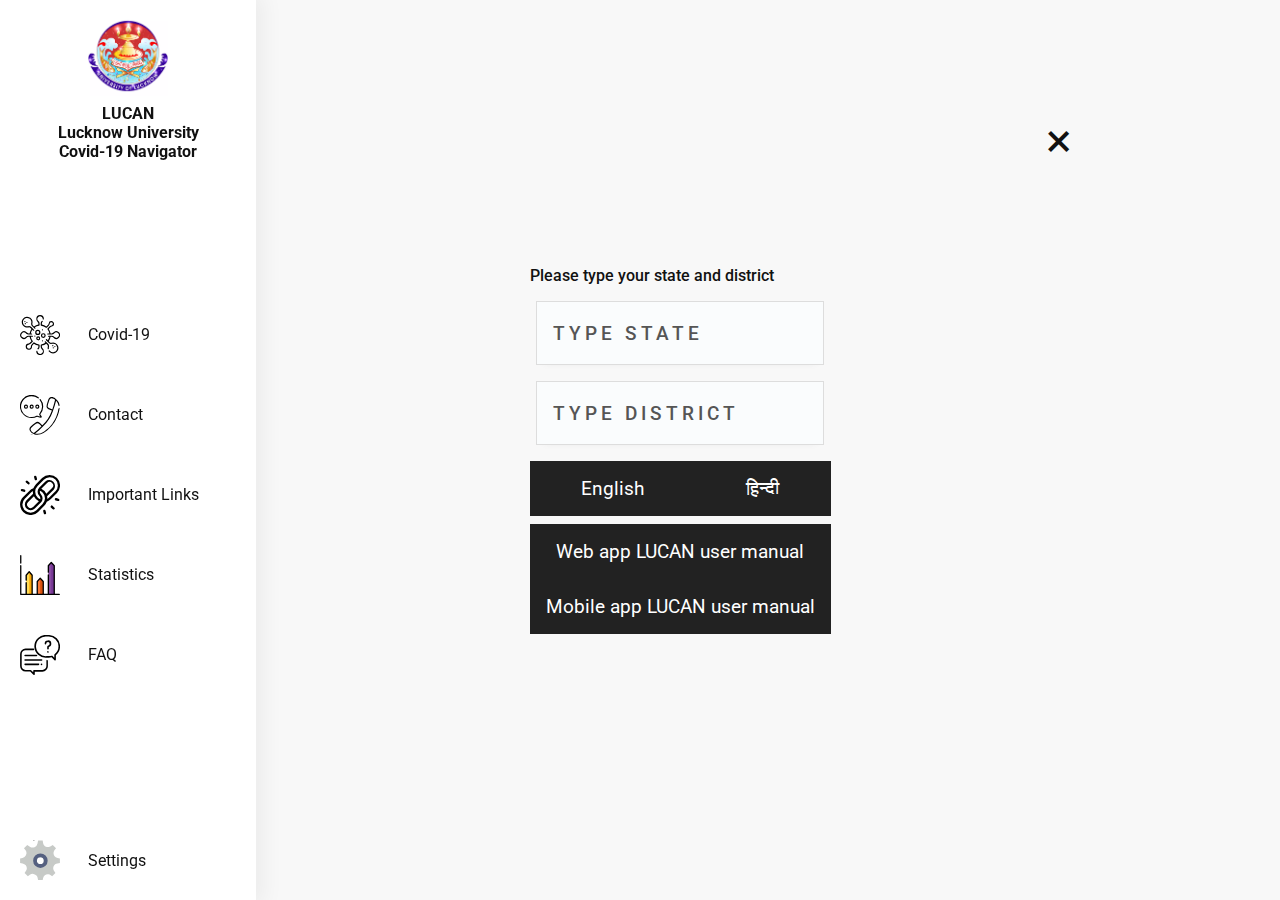
<file: stats.html>
<!DOCTYPE html>
<html lang="en">
<head>
    <meta charset="UTF-8">
    <link rel="apple-touch-icon" sizes="180x180" href="../favicon/apple-touch-icon.png">
    <link rel="icon" type="image/png" sizes="32x32" href="../favicon/favicon-32x32.png">
    <link rel="icon" type="image/png" sizes="16x16" href="../favicon/favicon-16x16.png">
    <link rel="manifest" href="../favicon/site.webmanifest">
    <meta name="viewport" content="width=device-width, initial-scale=1.0">
    <meta name="title" content="Covid-19 Indian Statistics">
    <meta name="description" content="Know the Statistics of Covid-19 in India and its states.">
    <meta name="keywords" content="CovidUpdates India,Statistics Covid19 India, Covid19">
    <meta name="robots" content="index, follow">
    <meta http-equiv="Content-Type" content="text/html; charset=utf-8">
    <meta name="language" content="English">
    <meta name="revisit-after" content="1 days">
    <meta name="author" content="SDI FoET Lucknow University">
    <title >Covid-19 Indian Statistics</title>
    <script>
        let lang = window.localStorage.getItem("lang")==null?document.documentElement.lang:window.localStorage.getItem("lang");
        if(lang != document.documentElement.lang){
            let url = window.location.href.substr("https://lkounivcovid19.netlify.app/".length);
            if(lang == "en"){
                url= url.substr(`${document.documentElement.lang}/`.length);
                window.location.href=`/${url}`;
            }else{
                window.location.href=`/${lang}/${url}`;
            }
        }
    </script>
    <link rel="stylesheet" href="../assets/css/style.css">
    <link rel="stylesheet" href="../assets/css/stats.css">
    <link rel="stylesheet" href="../assets/css/icon-sprite.css">
    <link href="https://fonts.googleapis.com/css2?family=Roboto:wght@400;500;700&display=swap" rel="stylesheet">
</head>
<body>
    <nav id="navbar" class="navbar">
        <ul class="navbar-nav">
            <li class="nav-item logo">
                <a href="http://lkouniv.ac.in" class="nav-link" target="_blank" rel="noopener noreferrer">
                    <div class="link-icon"></div>
                    <span class="link-text ">LUCAN</br>Lucknow University</br>Covid-19 Navigator</span>
                </a>
            </li>
            <li class="nav-item active">
                <a href="./" class="nav-link">
                    <div class="icon-Covid link-icon"></div>
                    <span class="link-text">Covid-19</span>
                </a>
            </li>
            <li class="nav-item">
                <a href="./contact" class="nav-link">
                    <div class="icon-contact link-icon"></div>
                    <span class="link-text">Contact</span>
                </a>
            </li>
            <li class="nav-item">
                <a href="./links" class="nav-link">
                    <div class="icon-link link-icon"></div>
                    <span class="link-text">Important Links</span>
                </a>
            </li>
            <li class="nav-item">
                <a href="#" class="nav-link">
                    <div class="icon-stats active link-icon"></div>
                    <span class="link-text">Statistics</span>
                </a>
            </li>
            <li class="nav-item">
                <a href="./faq" class="nav-link">
                    <div class="icon-faq link-icon"></div>
                    <span class="link-text">FAQ</span>
                </a>
            </li>
            <li class="nav-item" onclick="openSettings()">
                <a class="nav-link">
                    <div class="icon-settings link-icon"></div>
                    <span class="link-text">Settings</span>
                </a>
            </li>
        </ul>
    </nav>
    <nav id="topbar" class="mobile-navbar">
        <a class="m-logo" href="http://lkouniv.ac.in" target="_blank" rel="noopener noreferrer"></a>
        <h3 class="m-text">Lucknow University Covid-19 Navigator</h3>
        <div class="icon-settings" onclick="openSettings()"></div>
    </nav>
    <main class="stats-container ">
        <div class="world-stat stat-box">
            <div class="box">
                <div class="heading">
                    <h3>World Covid-19 statistics</h3>
                </div>
                <div class="info">
                    <div id="world-stat">
                    </div>
                </div>
            </div>
        </div>
        <div class="indian-stat stat-box">
            <div class="box">
                <div class="heading">
                    <h3>India Covid-19 statistics</h3>
                </div>
                <div class="info">
                    <div id="indian-stat">
                    </div>
                </div>
            </div>
        </div>
        <div class="stat-box state-stat">
            <div class="box">
                <div class="heading">
                    <h3 id="state-name"></h3>
                </div>
                <div class="info">
                    <ul id="state-info">
                    </ul>
                </div>
            </div>
        </div>
        <div class="district-stat stat-box">
            <div class="box">
                <div class="heading">
                    <h3 id="district-name"></h3>
                </div>
                <div class="info">
                    <ul id="district-info">
                    </ul>
                </div>
            </div>
        </div>
    </main>
    <footer>
       <p>Powered by SDI FoET Lucknow University</p>
       <a href="mailto:contact@lkounivcovid19.in">contact@lkounivcovid19.in</a>
    </footer>
    <div class="settings shide ">
        <div class="close-settings" onclick="openSettings()">&times;</div>
        <div class="settings-inner">
            <h6>Please type your state and district</h6>
            <form>
                <input autocomplete="off" id="state-value" class="chosen-value" type="text" value="" placeholder="Type State">
                <ul class="value-list" id="state-list"></ul>
              </form>
              <form>
                <input autocomplete="off" id="district-value" class="chosen-value" type="text" value="" placeholder="Type District">
                <ul class="value-list" id="district-list"></ul>
              </form>
              <div class="lang-buttons">
                <a onclick="changeLang('en')">English</a>
                <a onclick="changeLang('hi')">हिन्दी</a>
              </div>
              <div class="user-manual">
                <a href="../files/Web app LUCAN user manual.pdf" download>Web app LUCAN user manual</a>
                <a href="../files/Mobile app LUCAN user manual.pdf" download>Mobile app LUCAN user manual</a>
              </div>
              <div id="google_translate_element"></div>
        </div>
    </div>


    <script async src="./assets/js/script.js"></script>
    <script async src="./assets/js/stats.js"></script>
    <script async src="https://canvasjs.com/assets/script/canvasjs.min.js"></script>
    <!-- Global site tag (gtag.js) - Google Analytics -->
    <script async src="https://www.googletagmanager.com/gtag/js?id=UA-120642571-2"></script>
    <script>
      window.dataLayer = window.dataLayer || [];
      function gtag(){dataLayer.push(arguments);}
      gtag('js', new Date());

      gtag('config', 'UA-120642571-2');
    </script>

</body>
</html>
</file>
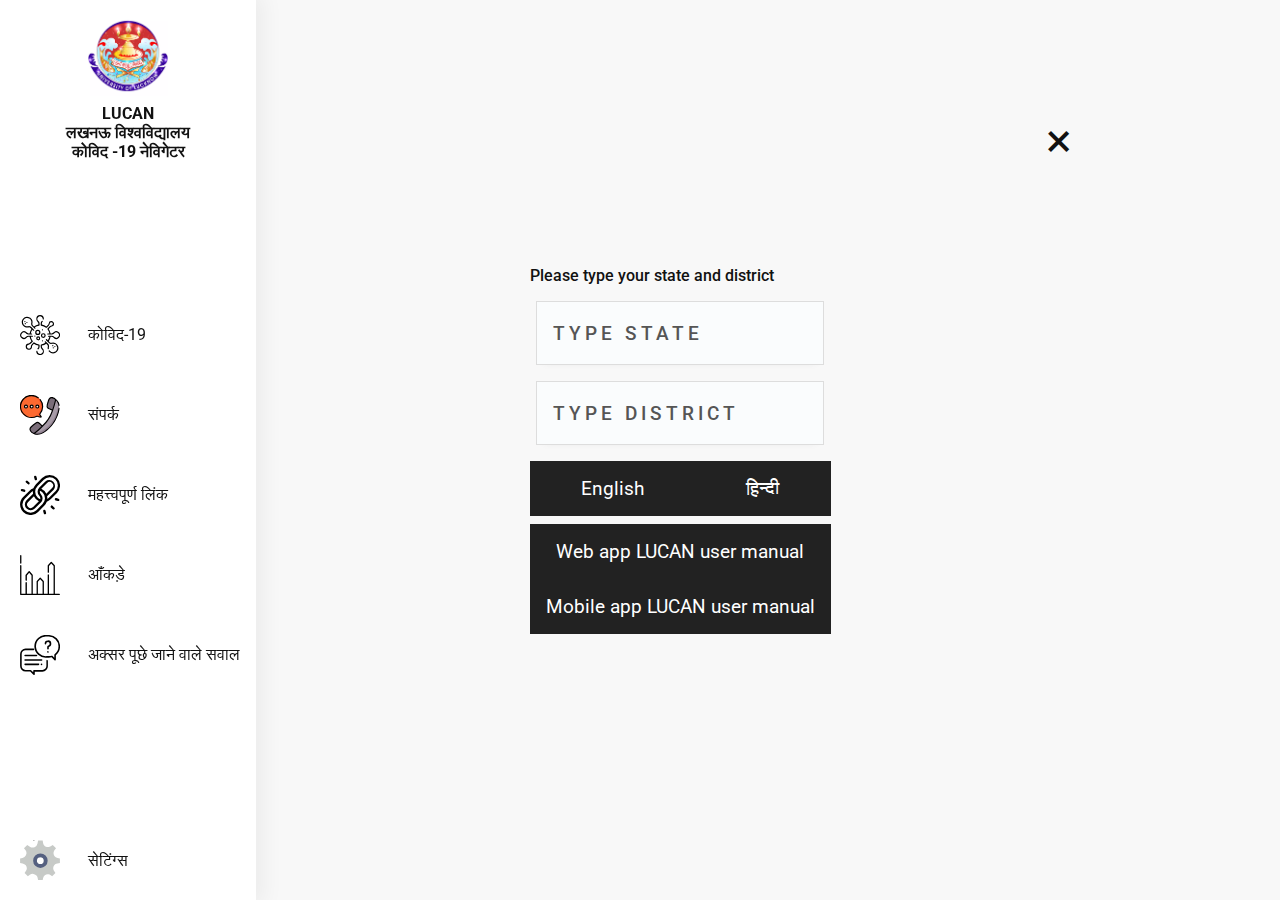
<file: hi/contact.html>
<!DOCTYPE html>
<html lang="hi">
<head>
    <meta charset="UTF-8">
    <link rel="apple-touch-icon" sizes="180x180" href="../favicon/apple-touch-icon.png">
    <link rel="icon" type="image/png" sizes="32x32" href="../favicon/favicon-32x32.png">
    <link rel="icon" type="image/png" sizes="16x16" href="../favicon/favicon-16x16.png">
    <link rel="manifest" href="../favicon/site.webmanifest">
    <meta name="viewport" content="width=device-width, initial-scale=1.0">
    <meta name="title" content="भारत में कोविद -19 संपर्क सेवाओं का विवरण">
    <meta name="description" content="कोविद -19 से लड़ने के लिए काम करने वाले सरकारी अधिकारियों, चिकित्सा सेवाओं, मुफ्त खाद्य प्रदाताओं, खाद्य वितरण सेवाओं और गैर-सरकारी संगठनों के संपर्क विवरण प्राप्त करें।">
    <meta name="keywords" content="CovidUpdates India,Contact Details of Services for Covid19, Covid19">
    <meta name="robots" content="index, follow">
    <meta http-equiv="Content-Type" content="text/html; charset=utf-8">
    <meta name="language" content="Hindi">
    <meta name="revisit-after" content="1 days">
    <meta name="author" content="SDI FoET Lucknow University">
    <title >भारत में कोविद -19 संपर्क सेवाओं का विवरण</title>
    <script>
        let lang = window.localStorage.getItem("lang")==null?document.documentElement.lang:window.localStorage.getItem("lang");
        if(lang != document.documentElement.lang){
            let url = window.location.href.substr("https://lkounivcovid19.netlify.app/".length);
            if(lang == "en"){
                url= url.substr(`${document.documentElement.lang}/`.length);
                window.location.href=`/${url}`;
            }else{
                window.location.href=`/${lang}/${url}`;
            }
        }
    </script>
    <link rel="stylesheet" href="../assets/css/style.css">
    <link rel="stylesheet" href="../assets/css/contact.css">
    <link rel="stylesheet" href="../assets/css/icon-sprite.css">
    <link href="https://fonts.googleapis.com/css2?family=Roboto:wght@400;500;700&display=swap" rel="stylesheet">
</head>
<body>
    <nav id="navbar" class="navbar">
        <ul class="navbar-nav">
            <li class="nav-item logo">
                <a href="http://lkouniv.ac.in" class="nav-link" target="_blank" rel="noopener noreferrer">
                    <div class="link-icon"></div>
                    <span class="link-text ">LUCAN</br>लखनऊ विश्वविद्यालय</br> कोविद -19 नेविगेटर</span>
                </a>
            </li>
            <li class="nav-item active">
                <a href="./" class="nav-link">
                    <div class="icon-Covid link-icon"></div>
                    <span class="link-text">कोविद-19</span>
                </a>
            </li>
            <li class="nav-item">
                <a href="#" class="nav-link">
                    <div class="icon-contact active link-icon"></div>
                    <span class="link-text">संपर्क</span>
                </a>
            </li>
            <li class="nav-item">
                <a href="./links" class="nav-link">
                    <div class="icon-link link-icon"></div>
                    <span class="link-text">महत्त्वपूर्ण लिंक</span>
                </a>
            </li>
            <li class="nav-item">
                <a href="./stats" class="nav-link">
                    <div class="icon-stats link-icon"></div>
                    <span class="link-text">आँकड़े</span>
                </a>
            </li>
            <li class="nav-item">
                <a href="./faq" class="nav-link">
                    <div class="icon-faq link-icon"></div>
                    <span class="link-text">अक्सर पूछे जाने वाले सवाल</span>
                </a>
            </li>
            <li class="nav-item" onclick="openSettings()">
                <a class="nav-link">
                    <div class="icon-settings link-icon"></div>
                    <span class="link-text">सेटिंग्स</span>
                </a>
            </li>
        </ul>
    </nav>
    <nav id="topbar" class="mobile-navbar">
        <a class="m-logo" href="http://lkouniv.ac.in" target="_blank" rel="noopener noreferrer"></a>
        <h3 class="m-text">लखनऊ विश्वविद्यालय कोविद -19 नेविगेटर</h3>
        <div class="icon-settings" onclick="openSettings()"></div>
    </nav>
    <main class="contact-container">
        <div class="contact-box govt-box" class="translate">
            <div class="box">
                <div class="heading">
                    <h3>सरकारी प्राधिकरण और चिकित्सा सेवाएं</h3>
                </div>
                <div class="info">
                    <ul class="contacts" id="govt-list">
                        <li class="important">
                            <a href="tel:011-23978046" class="contact">
                                <div class="contact-heading">
                                    <h5>राष्ट्रीय हेल्पलाइन</h5>
                                </div>
                                <div class="contact-content"><p>011-23978046 या 1075</p></div>
                            </a>
                        </li>

                    </ul>
                </div>
            </div>
        </div>
        <div class="contact-box vendor-box" class="translate">
            <div class="box">
                <div class="heading">
                    <h3>नि: शुल्क भोजन और खाद्य सामग्री विक्रेता</h3>
                </div>
                <div class="info">
                    <ul class="contacts" id="vendor-list">

                    </ul>
                </div>
            </div>
        </div>
        <div class="contact-box NGO-box" class="translate">
            <div class="box" >
                <div class="heading">
                    <h3>एनजीओ और अन्य सेवाएं</h3>
                </div>
                <div class="info">
                    <ul class="contacts" id="ngo-list">

                    </ul>
                </div>
            </div>
        </div>
        <div class="emailus-box">
            <p>अगर आप नियमित रूप से समाज में अपनी सेवाएं प्रदान करते आयें है और इस समय भी कर रहे है, पर आपका नाम इस सूची में नहीं है, तो कृपया नाम डलवाने हेतु हमें संपर्क करें—आपकी सेवाएं हमारे लिए बहुमूल्य हैं।</p>
            <a href="mailto:contact@lkounivcovid19.in" class="link"><span>ईमेल</span></a>
            <a href="https://twitter.com/Lkounivcovid19" class="link">ट्विटर</a>
        </div>
        <div class="donate-box">
            <p>आपसे अनुरोध है कि मानवता के समक्ष खड़ी इस कठिनाई से जूंझने के लिए आगे बढे और प्रधान मंत्री सिटीजन असिस्टेंस एंड रिलीफ इन इमरजेंसी सिचुएशनस् (PM CARES) फण्ड में अनुदान दें।</p>
            <a href="https://www.pmindia.gov.in/en/" class="donate">PM CARES फण्ड में दान करें?</a>
        </div>
        <div class="telegram-box">

        </div>
    </main>
    <footer>
       <p>SDI FoETLucknow University के सौजन्य से </p>
       <a href="mailto:contact@lkounivcovid19.in">contact@lkounivcovid19.in</a>
    </footer>
    <div class="settings shide ">
        <div class="close-settings" onclick="openSettings()">&times;</div>
        <div class="settings-inner">
            <h6>Please type your state and district</h6>
            <form>
                <input autocomplete="off" id="state-value" class="chosen-value" type="text" value="" placeholder="Type State">
                <ul class="value-list" id="state-list"></ul>
              </form>
              <form>
                <input autocomplete="off" id="district-value" class="chosen-value" type="text" value="" placeholder="Type District">
                <ul class="value-list" id="district-list"></ul>
              </form>
              <div class="lang-buttons">
                <a onclick="changeLang('en')">English</a>
                <a onclick="changeLang('hi')">हिन्दी</a>
              </div>
              <div class="user-manual">
                <a href="../files/Web app LUCAN user manual.pdf" download>Web app LUCAN user manual</a>
                <a href="../files/Mobile app LUCAN user manual.pdf" download>Mobile app LUCAN user manual</a>
              </div>
        </div>
    </div>


    <script async src="./assets/js/script.js"></script>
    <script async src="./assets/js/contact.js"></script>
    <!-- Global site tag (gtag.js) - Google Analytics -->
    <script async src="https://www.googletagmanager.com/gtag/js?id=UA-120642571-2"></script>
    <script>
      window.dataLayer = window.dataLayer || [];
      function gtag(){dataLayer.push(arguments);}
      gtag('js', new Date());

      gtag('config', 'UA-120642571-2');
    </script>
</body>
</html>
</file>
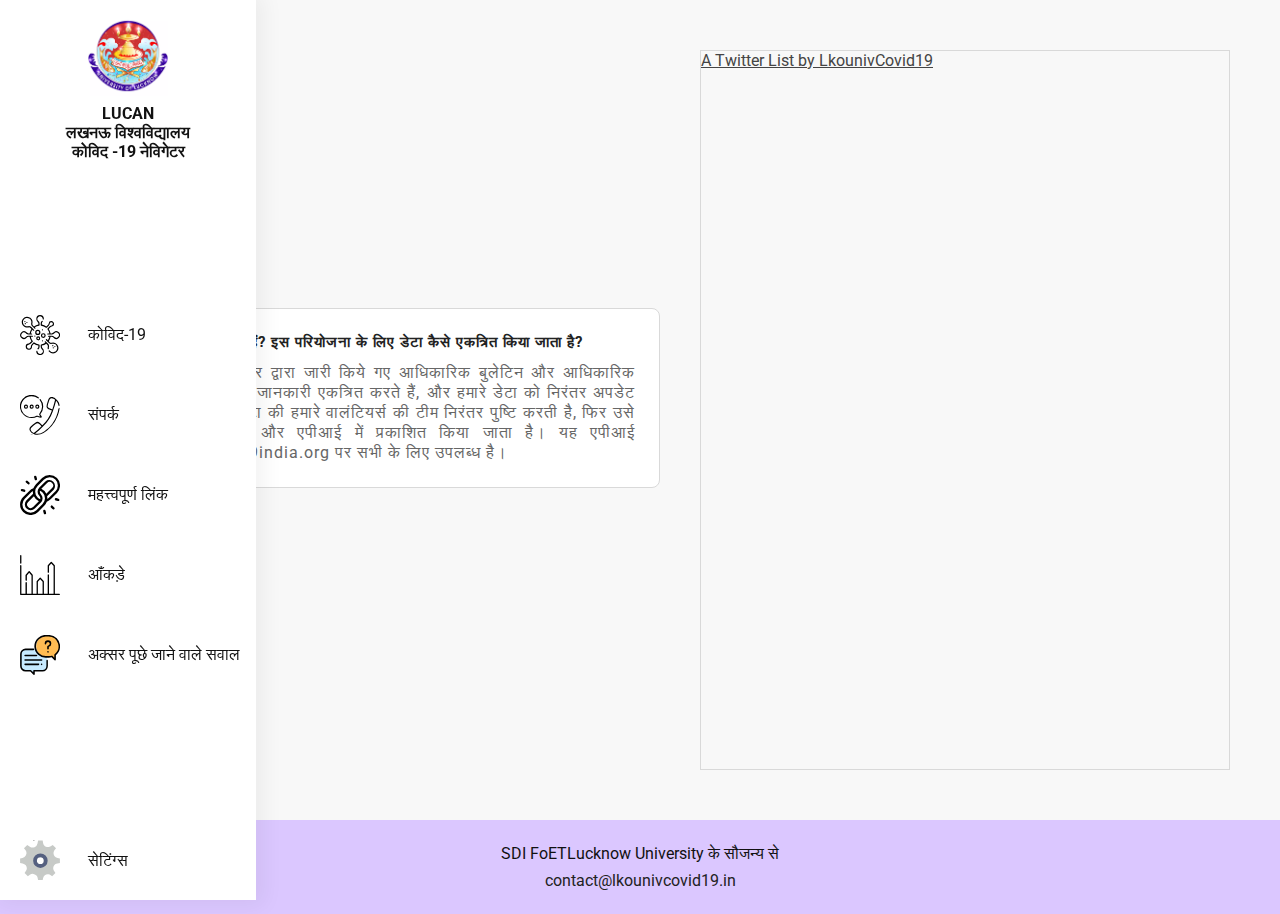
<file: hi/faq.html>
<!DOCTYPE html>
<html lang="hi">
<head>
    <meta charset="UTF-8">
    <link rel="apple-touch-icon" sizes="180x180" href="../favicon/apple-touch-icon.png">
    <link rel="icon" type="image/png" sizes="32x32" href="../favicon/favicon-32x32.png">
    <link rel="icon" type="image/png" sizes="16x16" href="../favicon/favicon-16x16.png">
    <link rel="manifest" href="../favicon/site.webmanifest">
    <meta name="viewport" content="width=device-width, initial-scale=1.0">
    <meta name="title" content="कोविद -19 पर अक्सर पूछे जाने वाले प्रश्न">
    <meta name="description" content="Covid19 से संबंधित अपडेट और अक्सर पूछे जाने वाले प्रश्न प्राप्त करें। Covid19 पर अपने संदेहों को स्पष्ट करें और सुरक्षित रहें।">
    <meta name="keywords" content="CovidUpdates India,Frequently Asked Questions, Covid19">
    <meta name="robots" content="index, follow">
    <meta http-equiv="Content-Type" content="text/html; charset=utf-8">
    <meta name="language" content="Hindi">
    <meta name="revisit-after" content="1 days">
    <meta name="author" content="SDI FoET Lucknow University">
    <title >कोविद -19 पर अक्सर पूछे जाने वाले प्रश्न</title>
    <script>
        let lang = window.localStorage.getItem("lang")==null?document.documentElement.lang:window.localStorage.getItem("lang");
        if(lang != document.documentElement.lang){
            let url = window.location.href.substr("https://lkounivcovid19.netlify.app/".length);
            if(lang == "en"){
                url= url.substr(`${document.documentElement.lang}/`.length);
                window.location.href=`/${url}`;
            }else{
                window.location.href=`/${lang}/${url}`;
            }
        }
    </script>
    <link rel="stylesheet" href="../assets/css/style.css">
    <link rel="stylesheet" href="../assets/css/faq.css">
    <link rel="stylesheet" href="../assets/css/icon-sprite.css">
    <link href="https://fonts.googleapis.com/css2?family=Roboto:wght@400;500;700&display=swap" rel="stylesheet">
</head>
<body>
    <nav id="navbar" class="navbar">
        <ul class="navbar-nav">
            <li class="nav-item logo">
                <a href="http://lkouniv.ac.in" class="nav-link" target="_blank" rel="noopener noreferrer">
                    <div class="link-icon"></div>
                    <span class="link-text ">LUCAN</br>लखनऊ विश्वविद्यालय</br> कोविद -19 नेविगेटर</span>
                </a>
            </li>
            <li class="nav-item active">
                <a href="./" class="nav-link">
                    <div class="icon-Covid link-icon"></div>
                    <span class="link-text">कोविद-19</span>
                </a>
            </li>
            <li class="nav-item">
                <a href="./contact" class="nav-link">
                    <div class="icon-contact link-icon"></div>
                    <span class="link-text">संपर्क</span>
                </a>
            </li>
            <li class="nav-item">
                <a href="./links" class="nav-link">
                    <div class="icon-link link-icon"></div>
                    <span class="link-text">महत्त्वपूर्ण लिंक</span>
                </a>
            </li>
            <li class="nav-item">
                <a href="./stats" class="nav-link">
                    <div class="icon-stats link-icon"></div>
                    <span class="link-text">आँकड़े</span>
                </a>
            </li>
            <li class="nav-item">
                <a href="#" class="nav-link">
                    <div class="icon-faq active link-icon"></div>
                    <span class="link-text">अक्सर पूछे जाने वाले सवाल</span>
                </a>
            </li>
            <li class="nav-item" onclick="openSettings()">
                <a class="nav-link">
                    <div class="icon-settings link-icon"></div>
                    <span class="link-text">सेटिंग्स</span>
                </a>
            </li>
        </ul>
    </nav>
    <nav id="topbar" class="mobile-navbar">
        <a class="m-logo" href="http://lkouniv.ac.in" target="_blank" rel="noopener noreferrer"></a>
        <h3 class="m-text">लखनऊ विश्वविद्यालय कोविद -19 नेविगेटर</h3>
        <div class="icon-settings" onclick="openSettings()"></div>
    </nav>
    <main class="faq-container">
        <div class="faq-box">
            <ul>
                <li class="faq">
                    <div class="faq-heading">
                        <h5>आपके स्रोत क्या हैं? इस परियोजना के लिए डेटा कैसे एकत्रित किया जाता है?</h5>
                    </div>
                    <div class="faq-content">हम राज्य सरकार द्वारा जारी किये गए आधिकारिक बुलेटिन और आधिकारिक ट्विटर हैंडल से जानकारी एकत्रित करते हैं, और हमारे डेटा को निरंतर अपडेट करते हैं. इस डेटा की हमारे वालंटियर्स की टीम निरंतर पुष्टि करती है, फिर उसे Google शीट और एपीआई में प्रकाशित किया जाता है। यह एपीआई data.covid19india.org पर सभी के लिए उपलब्ध है।</div>
                </li>
            </ul>
        </div>
        <div class="twitter-widget ">
            <a class="twitter-timeline" href="https://twitter.com/LkounivCovid19/lists/Covid-19-updates?ref_src=twsrc%5Etfw">A Twitter List by LkounivCovid19</a> <script async src="https://platform.twitter.com/widgets.js" charset="utf-8"></script>
        </div>
    </main>
    <footer>
       <p>SDI FoETLucknow University के सौजन्य से </p>
       <a href="mailto:contact@lkounivcovid19.in">contact@lkounivcovid19.in</a>
    </footer>
    <div class="settings shide ">
        <div class="close-settings" onclick="openSettings()">&times;</div>
        <div class="settings-inner">
            <h6>Please type your state and district</h6>
            <form>
                <input autocomplete="off" id="state-value" class="chosen-value" type="text" value="" placeholder="Type State">
                <ul class="value-list" id="state-list"></ul>
              </form>
              <form>
                <input autocomplete="off" id="district-value" class="chosen-value" type="text" value="" placeholder="Type District">
                <ul class="value-list" id="district-list"></ul>
              </form>
              <div class="lang-buttons">
                <a onclick="changeLang('en')">English</a>
                <a onclick="changeLang('hi')">हिन्दी</a>
              </div>
              <div class="user-manual">
                <a href="../files/Web app LUCAN user manual.pdf" download>Web app LUCAN user manual</a>
                <a href="../files/Mobile app LUCAN user manual.pdf" download>Mobile app LUCAN user manual</a>
              </div>
              <div id="google_translate_element"></div>
        </div>
    </div>

    <script async src="./assets/js/script.js"></script>
    <!-- Global site tag (gtag.js) - Google Analytics -->
    <script async src="https://www.googletagmanager.com/gtag/js?id=UA-120642571-2"></script>
    <script>
      window.dataLayer = window.dataLayer || [];
      function gtag(){dataLayer.push(arguments);}
      gtag('js', new Date());

      gtag('config', 'UA-120642571-2');
    </script>

</body>
</html>
</file>
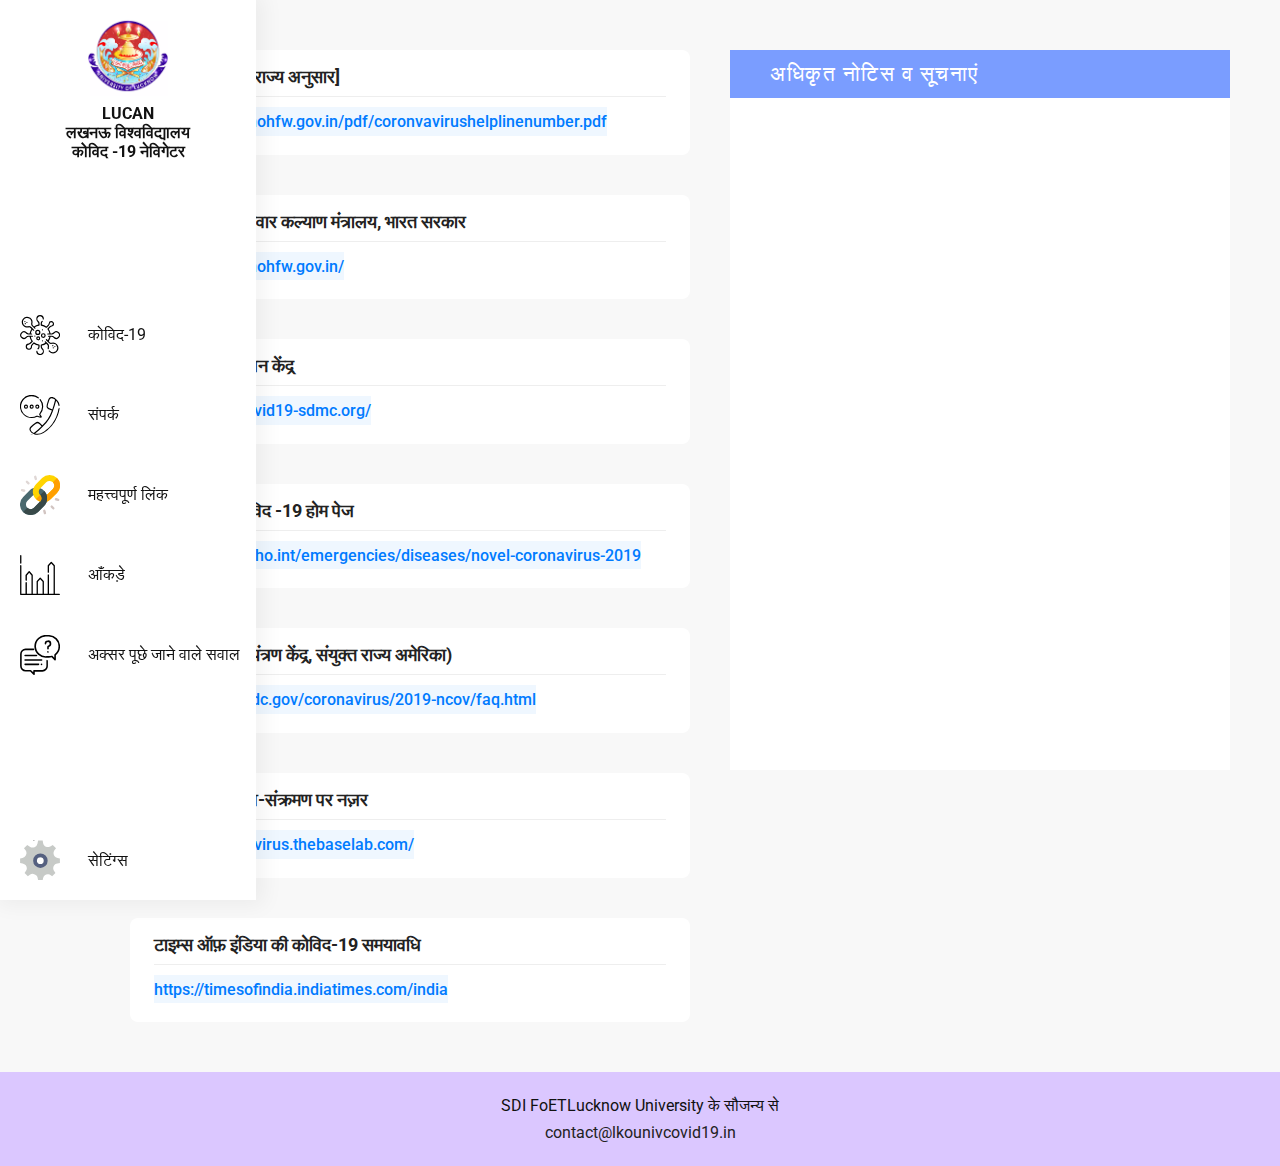
<file: hi/links.html>
<!DOCTYPE html>
<html lang="hi">
<head>
    <meta charset="UTF-8">
    <link rel="apple-touch-icon" sizes="180x180" href="../favicon/apple-touch-icon.png">
    <link rel="icon" type="image/png" sizes="32x32" href="../favicon/favicon-32x32.png">
    <link rel="icon" type="image/png" sizes="16x16" href="../favicon/favicon-16x16.png">
    <link rel="manifest" href="../favicon/site.webmanifest">
    <meta name="viewport" content="width=device-width, initial-scale=1.0">
    <meta name="title" content="कोविद -19 के लिए महत्वपूर्ण लिंक">
    <meta name="description" content="कोविद -19 के बारे में अधिक जानने के लिए सभी को महत्वपूर्ण लिंक प्राप्त करें।">
    <meta name="keywords" content="CovidUpdates India,Important Links Covid19 India, Covid19">
    <meta name="robots" content="index, follow">
    <meta http-equiv="Content-Type" content="text/html; charset=utf-8">
    <meta name="language" content="Hindi">
    <meta name="revisit-after" content="1 days">
    <meta name="author" content="SDI FoET Lucknow University">
    <title >कोविद -19 के लिए महत्वपूर्ण लिंक</title>
    <script>
        let lang = window.localStorage.getItem("lang")==null?document.documentElement.lang:window.localStorage.getItem("lang");
        if(lang != document.documentElement.lang){
            let url = window.location.href.substr("https://lkounivcovid19.netlify.app/".length);
            if(lang == "en"){
                url= url.substr(`${document.documentElement.lang}/`.length);
                window.location.href=`/${url}`;
            }else{
                window.location.href=`/${lang}/${url}`;
            }
        }
    </script>
    <link rel="stylesheet" href="../assets/css/style.css">
    <link rel="stylesheet" href="../assets/css/links.css">
    <link rel="stylesheet" href="../assets/css/icon-sprite.css">
    <link href="https://fonts.googleapis.com/css2?family=Roboto:wght@400;500;700&display=swap" rel="stylesheet">
</head>
<body>
    <nav id="navbar" class="navbar">
        <ul class="navbar-nav">
            <li class="nav-item logo">
                <a href="http://lkouniv.ac.in" class="nav-link" target="_blank" rel="noopener noreferrer">
                    <div class="link-icon"></div>
                    <span class="link-text ">LUCAN</br>लखनऊ विश्वविद्यालय</br> कोविद -19 नेविगेटर</span>
                </a>
            </li>
            <li class="nav-item active">
                <a href="./" class="nav-link">
                    <div class="icon-Covid link-icon"></div>
                    <span class="link-text">कोविद-19</span>
                </a>
            </li>
            <li class="nav-item">
                <a href="./contact" class="nav-link">
                    <div class="icon-contact link-icon"></div>
                    <span class="link-text">संपर्क</span>
                </a>
            </li>
            <li class="nav-item">
                <a href="#" class="nav-link">
                    <div class="icon-link active link-icon"></div>
                    <span class="link-text">महत्त्वपूर्ण लिंक</span>
                </a>
            </li>
            <li class="nav-item">
                <a href="./stats" class="nav-link">
                    <div class="icon-stats link-icon"></div>
                    <span class="link-text">आँकड़े</span>
                </a>
            </li>
            <li class="nav-item">
                <a href="./faq" class="nav-link">
                    <div class="icon-faq link-icon"></div>
                    <span class="link-text">अक्सर पूछे जाने वाले सवाल</span>
                </a>
            </li>
            <li class="nav-item" onclick="openSettings()">
                <a class="nav-link">
                    <div class="icon-settings link-icon"></div>
                    <span class="link-text">सेटिंग्स</span>
                </a>
            </li>
        </ul>
    </nav>
    <nav id="topbar" class="mobile-navbar">
        <a class="m-logo" href="http://lkouniv.ac.in" target="_blank" rel="noopener noreferrer"></a>
        <h3 class="m-text">लखनऊ विश्वविद्यालय कोविद -19 नेविगेटर</h3>
        <div class="icon-settings" onclick="openSettings()"></div>
    </nav>
    <main>
        <div class="links-container">
            <div>
                <h5>हेल्पलाइन नंबर [राज्य अनुसार]</h5>
                <a  href="https://www.mohfw.gov.in/pdf/coronvavirushelplinenumber.pdf" target="_blank" rel="noopener noreferrer">https://www.mohfw.gov.in/pdf/coronvavirushelplinenumber.pdf</a>
            </div>
            <div>
                <h5>स्वास्थ्य और परिवार कल्याण मंत्रालय, भारत सरकार</h5>
                <a  href="https://www.mohfw.gov.in/" target="_blank" rel="noopener noreferrer">https://www.mohfw.gov.in/</a>
            </div>
            <div>
                <h5>सार्क आपदा प्रबंधन केंद्र</h5>
                <a  href="http://www.Covid19-sdmc.org/" target="_blank" rel="noopener noreferrer">http://www.Covid19-sdmc.org/</a>
            </div>
            <div>
                <h5>डब्ल्यूएचओ: कोविद -19 होम पेज</h5>
                <a  href="https://www.who.int/emergencies/diseases/novel-coronavirus-2019" target="_blank" rel="noopener noreferrer">https://www.who.int/emergencies/diseases/novel-coronavirus-2019</a>
            </div>
            <div>
                <h5>सीडीसी (रोग नियंत्रण केंद्र, संयुक्त राज्य अमेरिका)</h5>
                <a  href="https://www.cdc.gov/coronavirus/2019-ncov/faq.html" target="_blank" rel="noopener noreferrer">https://www.cdc.gov/coronavirus/2019-ncov/faq.html</a>
            </div>
            <div>
                <h5>कोविद-19: विश्व-संक्रमण पर नज़र</h5>
                <a  href="https://coronavirus.thebaselab.com/" target="_blank" rel="noopener noreferrer">https://coronavirus.thebaselab.com/</a>
            </div>
            <div>
                <h5>टाइम्स  ऑफ़ इंडिया की कोविद-19 समयावधि</h5>
                <a  href="https://timesofindia.indiatimes.com/india/coronavirus-india-live-news-updates-total-number-of-Covid-cases-in-india-count-state-wise-death-toll/liveblog/75000767.cms" target="_blank" rel="noopener noreferrer">https://timesofindia.indiatimes.com/india</a>
            </div>
        </div>
        <div class="notice-container">
            <div class="box">
                <div class="heading">
                    <h3>अधिकृत नोटिस व सूचनाएं</h3>
                </div>
                <div class="info">
                    <ul class="notices" id="notices">
                    </ul>
                </div>
            </div>
        </div>
    </main>
    <footer>
       <p>SDI FoETLucknow University के सौजन्य से </p>
       <a href="mailto:contact@lkounivcovid19.in">contact@lkounivcovid19.in</a>
    </footer>
    <div class="settings shide ">
        <div class="close-settings" onclick="openSettings()">&times;</div>
        <div class="settings-inner">
            <h6>Please type your state and district</h6>
            <form>
                <input autocomplete="off" id="state-value" class="chosen-value" type="text" value="" placeholder="Type State">
                <ul class="value-list" id="state-list"></ul>
              </form>
              <form>
                <input autocomplete="off" id="district-value" class="chosen-value" type="text" value="" placeholder="Type District">
                <ul class="value-list" id="district-list"></ul>
              </form>
              <div class="lang-buttons">
                <a onclick="changeLang('en')">English</a>
                <a onclick="changeLang('hi')">हिन्दी</a>
              </div>
              <div class="user-manual">
                <a href="../files/Web app LUCAN user manual.pdf" download>Web app LUCAN user manual</a>
                <a href="../files/Mobile app LUCAN user manual.pdf" download>Mobile app LUCAN user manual</a>
              </div>
              <div id="google_translate_element"></div>
        </div>
    </div>

    <script async src="./assets/js/script.js"></script>
    <script async src="./assets/js/links.js"></script>
    <!-- Global site tag (gtag.js) - Google Analytics -->
    <script async src="https://www.googletagmanager.com/gtag/js?id=UA-120642571-2"></script>
    <script>
      window.dataLayer = window.dataLayer || [];
      function gtag(){dataLayer.push(arguments);}
      gtag('js', new Date());

      gtag('config', 'UA-120642571-2');
    </script>

</body>
</html>
</file>
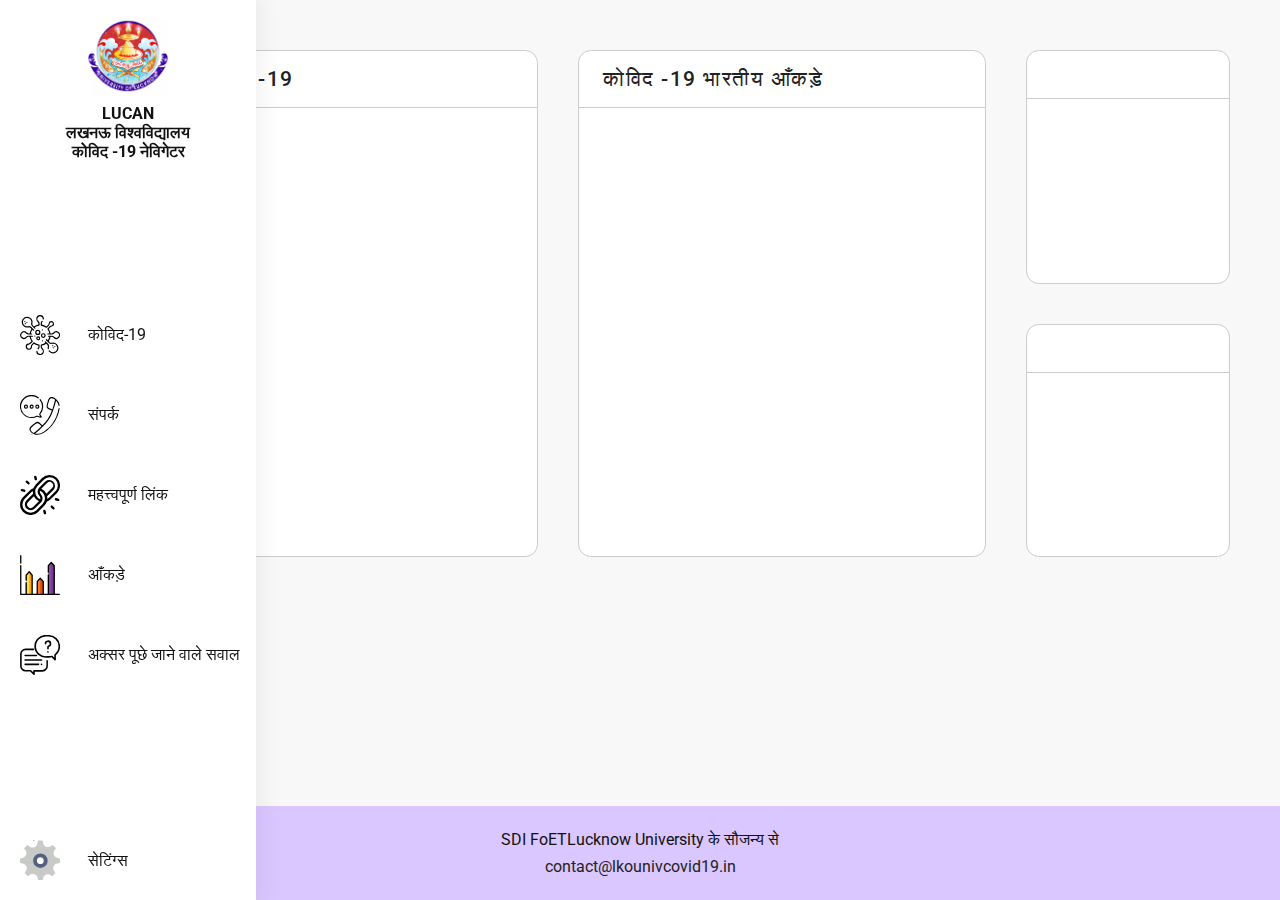
<file: hi/stats.html>
<!DOCTYPE html>
<html lang="hi">
<head>
    <meta charset="UTF-8">
    <link rel="apple-touch-icon" sizes="180x180" href="../favicon/apple-touch-icon.png">
    <link rel="icon" type="image/png" sizes="32x32" href="../favicon/favicon-32x32.png">
    <link rel="icon" type="image/png" sizes="16x16" href="../favicon/favicon-16x16.png">
    <link rel="manifest" href="../favicon/site.webmanifest">
    <meta name="viewport" content="width=device-width, initial-scale=1.0">
    <meta name="title" content="कोविद -19 भारतीय आँकड़े">
    <meta name="description" content="भारत और इसके राज्यों में कोविद -19 के आँकड़े जानिए।">
    <meta name="keywords" content="CovidUpdates India,Statistics Covid19 India, Covid19">
    <meta name="robots" content="index, follow">
    <meta http-equiv="Content-Type" content="text/html; charset=utf-8">
    <meta name="language" content="Hindi">
    <meta name="revisit-after" content="1 days">
    <meta name="author" content="SDI FoET Lucknow University">
    <title >कोविद -19 भारतीय आँकड़े</title>
    <script>
        let lang = window.localStorage.getItem("lang")==null?document.documentElement.lang:window.localStorage.getItem("lang");
        if(lang != document.documentElement.lang){
            let url = window.location.href.substr("https://lkounivcovid19.netlify.app/".length);
            if(lang == "en"){
                url= url.substr(`${document.documentElement.lang}/`.length);
                window.location.href=`/${url}`;
            }else{
                window.location.href=`/${lang}/${url}`;
            }
        }
    </script>
    <link rel="stylesheet" href="../assets/css/style.css">
    <link rel="stylesheet" href="../assets/css/stats.css">
    <link rel="stylesheet" href="../assets/css/icon-sprite.css">
    <link href="https://fonts.googleapis.com/css2?family=Roboto:wght@400;500;700&display=swap" rel="stylesheet">
</head>
<body>
    <nav id="navbar" class="navbar">
        <ul class="navbar-nav">
            <li class="nav-item logo">
                <a href="http://lkouniv.ac.in" class="nav-link" target="_blank" rel="noopener noreferrer">
                    <div class="link-icon"></div>
                    <span class="link-text ">LUCAN</br>लखनऊ विश्वविद्यालय</br> कोविद -19 नेविगेटर</span>
                </a>
            </li>
            <li class="nav-item active">
                <a href="./" class="nav-link">
                    <div class="icon-Covid link-icon"></div>
                    <span class="link-text">कोविद-19</span>
                </a>
            </li>
            <li class="nav-item">
                <a href="./contact" class="nav-link">
                    <div class="icon-contact link-icon"></div>
                    <span class="link-text">संपर्क</span>
                </a>
            </li>
            <li class="nav-item">
                <a href="./links" class="nav-link">
                    <div class="icon-link link-icon"></div>
                    <span class="link-text">महत्त्वपूर्ण लिंक</span>
                </a>
            </li>
            <li class="nav-item">
                <a href="#" class="nav-link">
                    <div class="icon-stats active link-icon"></div>
                    <span class="link-text">आँकड़े</span>
                </a>
            </li>
            <li class="nav-item">
                <a href="./faq" class="nav-link">
                    <div class="icon-faq link-icon"></div>
                    <span class="link-text">अक्सर पूछे जाने वाले सवाल</span>
                </a>
            </li>
            <li class="nav-item" onclick="openSettings()">
                <a class="nav-link">
                    <div class="icon-settings link-icon"></div>
                    <span class="link-text">सेटिंग्स</span>
                </a>
            </li>
        </ul>
    </nav>
    <nav id="topbar" class="mobile-navbar">
        <a class="m-logo" href="http://lkouniv.ac.in" target="_blank" rel="noopener noreferrer"></a>
        <h3 class="m-text">लखनऊ विश्वविद्यालय कोविद -19 नेविगेटर</h3>
        <div class="icon-settings" onclick="openSettings()"></div>
    </nav>
    <main class="stats-container ">
        <div class="world-stat stat-box">
            <div class="box">
                <div class="heading">
                    <h3>विश्व कोविद -19</h3>
                </div>
                <div class="info">
                    <div id="world-stat">
                    </div>
                </div>
            </div>
        </div>
        <div class="indian-stat stat-box">
            <div class="box">
                <div class="heading">
                    <h3>कोविद -19 भारतीय आँकड़े</h3>
                </div>
                <div class="info">
                    <div id="indian-stat">
                    </div>
                </div>
            </div>
        </div>
        <div class="stat-box state-stat">
            <div class="box">
                <div class="heading">
                    <h3 id="state-name"></h3>
                </div>
                <div class="info">
                    <ul id="state-info">
                    </ul>
                </div>
            </div>
        </div>
        <div class="district-stat stat-box">
            <div class="box">
                <div class="heading">
                    <h3 id="district-name"></h3>
                </div>
                <div class="info">
                    <ul id="district-info">
                    </ul>
                </div>
            </div>
        </div>
    </main>
    <footer>
       <p>SDI FoETLucknow University के सौजन्य से </p>
       <a href="mailto:contact@lkounivcovid19.in">contact@lkounivcovid19.in</a>
    </footer>
    <div class="settings shide ">
        <div class="close-settings" onclick="openSettings()">&times;</div>
        <div class="settings-inner">
            <h6>Please type your state and district</h6>
            <form>
                <input autocomplete="off" id="state-value" class="chosen-value" type="text" value="" placeholder="Type State">
                <ul class="value-list" id="state-list"></ul>
              </form>
              <form>
                <input autocomplete="off" id="district-value" class="chosen-value" type="text" value="" placeholder="Type District">
                <ul class="value-list" id="district-list"></ul>
              </form>
              <div class="lang-buttons">
                <a onclick="changeLang('en')">English</a>
                <a onclick="changeLang('hi')">हिन्दी</a>
              </div>
              <div class="user-manual">
                <a href="../files/Web app LUCAN user manual.pdf" download>Web app LUCAN user manual</a>
                <a href="../files/Mobile app LUCAN user manual.pdf" download>Mobile app LUCAN user manual</a>
              </div>
              <div id="google_translate_element"></div>
        </div>
    </div>


    <script async src="./assets/js/script.js"></script>
    <script async src="./assets/js/stats.js"></script>
    <script async src="https://canvasjs.com/assets/script/canvasjs.min.js"></script>
    <!-- Global site tag (gtag.js) - Google Analytics -->
    <script async src="https://www.googletagmanager.com/gtag/js?id=UA-120642571-2"></script>
    <script>
      window.dataLayer = window.dataLayer || [];
      function gtag(){dataLayer.push(arguments);}
      gtag('js', new Date());

      gtag('config', 'UA-120642571-2');
    </script>

</body>
</html>
</file>
<file: assets/css/style.css>
*{
    margin: 0;
    padding: 0;
    box-sizing: border-box;
}

*::-webkit-scrollbar{
    width: 0.5rem;
    height: 0.5rem;
}
*::-webkit-scrollbar-track{
    background: var(--scroll-track);
    /* width: 5px; */
    height: 50px;
}
*::-webkit-scrollbar-thumb{
    width: 5px;
    height: 40px;
    background: var(--scroll-thumb);
}


:root{
    font-size: 16px;
    font-family: 'Roboto', sans-serif;
    --text-primary: #111111;
    --text-secondary: #222222;
    --bg-primary: #F8F8F8;
    --bg-primary-dark: #eaeaea;
    --bg-secondary:#ffffff;
    --scroll-track: rgba(0,0,0,0.1);
    --scroll-thumb: #6649b8;
    --transition-speed: 200ms;
}

body{
    color: var(--text-primary);
    background-color: var(--bg-primary);
    margin: 0;
    padding: 0;
    display: flex;
    align-items: center;
    justify-content: space-around;
    min-height: 100vh;
    flex-direction: column;
    top: 0 !important;
}

a{
    color: #444;
}

main{
    width: calc(100% - 5rem);
    margin-left: 5rem;
    padding: 50px;
    text-align: justify;
}


.navbar{
    width: 5rem;
    height: 100vh;
    position: fixed;
    background-color: var(--bg-secondary);
    transition: 200ms ease;
    z-index: 999;
}

.navbar-nav{
    height: 100vh;
    list-style: none;
    margin: 0;
    padding: 0;
    display: flex;
    flex-direction: column;
    text-align: center;
    overflow: auto;
}
.nav-item:last-child{
    margin-top: auto;
}





.nav-link{
    display: flex;
    align-items: center;
    height: 5rem;
    cursor: pointer;
    color: var(--text-primary);
    text-decoration: none;
    transition: var(--transition-speed);
}

.link-text{
    display: none;
    padding: 0.5rem;
}

.link-icon{
    min-width: 40px;
    min-height: 40px;
    margin: 0 calc((5rem - 40px) / 2);
    background-image:url('icons/icons.svg');
    background-repeat:no-repeat;
}

.link-icon.active{
    pointer-events: none;
}

.logo .nav-link{
    flex-direction: column;
    font-weight: 500;
    font-size: 1.1rem;
    margin-bottom: 1rem;
}

.logo .link-icon{
    background-image: url('icons/logo.webp');
    background-color: #000;
    background-size: cover;
    background-position: center center;
    margin-top: 1rem;
}


/* settings section */
.settings{
    width: calc(100% - 5rem);
    min-height: 100vh;
    position: fixed;
    top: 0;
    left: 0;
    margin-left: 5rem;
    z-index: 99;
    display: flex;
    align-items: center;
    justify-content: center;
    flex-direction: column;
    transition: 200ms ease;
    padding: 1rem;
    background-color: var(--bg-primary);
    overflow: auto;
}
.shide{
    display: none;
    top:100vh;
    opacity: 0;
}
form {
    position: relative;
    width: 18rem;
    margin-bottom: 5rem;
}
  
.chosen-value,
.value-list {
  position: absolute;
  width: 100%;
}

.chosen-value {
  font-family: 'Roboto', sans-serif;
  text-transform: uppercase;
  font-weight: 500;
  letter-spacing: 4px;
  height: 4rem;
  font-size: 1.2rem;
  padding: 1rem;
  color: #333;
  border: 1px solid #ddd;
  background-color: #FAFCFD;
  -webkit-transition: .3s ease-in-out;
  transition: .3s ease-in-out;
  box-shadow: 0px 5px 8px -8px rgba(0, 0, 0, 0.1);
}
.chosen-value::-webkit-input-placeholder {
    color: #555;
}

.value-list {
    z-index: 99;
  list-style: none;
  margin-top: 4rem;
  overflow: hidden;
  max-height: 0;
  -webkit-transition: .3s ease-in-out;
  transition: .3s ease-in-out;
}
.value-list.open {
  max-height: 320px;
  overflow: auto;
}
.value-list li {
  position: relative;
  height: 4rem;
  background-color: #FAFCFD;
  padding: 1.5rem;
  font-size: 1rem;
  cursor: pointer;
  opacity: 1;
}
.value-list li:hover {
  background-color: #ddd;
}
.value-list li.closed {
  max-height: 0;
  overflow: hidden;
  padding: 0;
  opacity: 0;
}

.close-settings{
    position: absolute;
    top: 2em;
    right: 4em;
    cursor: pointer;
    font-size: 3rem;
    padding: 1rem;
}

.settings-inner{
    display: flex;
    flex-direction: column;
    align-items: center;
    justify-content: center;
    overflow: visible;
    height: 70vh;
    text-align: left;
}
.settings-inner h6{
    font-size: 1rem;
    font-weight: 500;
    margin-bottom: 1rem;
    width: 100%;
}

footer{
    display: flex;
    align-items: center;
    justify-content: space-evenly;
    background-color: #DBC7FF; 
    padding: 1.5rem;
    width: 100%;
    margin-top: auto;
}
footer a{
    text-decoration: none;
    color: #222;
}

.lang-buttons{
    display: flex;
    align-items: center;
    justify-content: space-evenly;
    width: 100%;
    background-color: #222222;
}
.lang-buttons a,.user-manual a{
    text-decoration: none;
    color: #fff;
    cursor: pointer;
    font-size: 1.2rem;
    margin: auto;
    padding: 1rem;
}

.user-manual{
    display: flex;
    align-items: center;
    flex-direction: column;
    margin-top: 0.5rem;
    justify-content: space-evenly;
    width: 100%;
    background-color: #222222;
}

.visit-counter{
    letter-spacing: 1.5px;
    display: flex;
    align-items: center;
}
.visit-counter span{
    margin-right: 1rem;
}




@media only screen and (max-width: 1500px){
    
    footer{
        flex-direction: column;
    }
    footer a{
        margin-top: 0.5rem;
    }
    footer img{
        margin-top: 0.5rem;
    }
}

@media only screen and (max-width: 600px){
    :root{
        font-size: 14px;
    }
    *::-webkit-scrollbar{
        width: initial;
        height: initial;
    }
    *::-webkit-scrollbar-track{
        background: initial;
        /* width: 5px; */
        height: initial;
    }
    *::-webkit-scrollbar-thumb{
        width: initial;
        height: initial;
        background:initial;
    }

    main{
        margin:60px 0 0rem 0;
    }
    .settings{
        margin:60px 0 0rem 0;
    }
    
    .navbar{
        bottom: 0;
        width: 100vw;
        height: 4rem;
        -webkit-box-shadow: 0px -3px 20px 5px rgba(0,0,0,0.05);
        -moz-box-shadow: 0px -3px 20px 5px rgba(0,0,0,0.05);
        box-shadow: 0px -3px 20px 5px rgba(0,0,0,0.05);
    }

    .logo{
        display: none;
    }
    .navbar-nav{
        flex-direction: row;
        justify-content: space-around;
    }
    .nav-link{
        justify-content: center;
        height: 4rem;
    }
    .nav-item:last-child{
        display: none;
    }
    .link-icon{
        margin: 0;
    }
    .m-logo{
        background-image: url('icons/logo.webp');
        min-width: 40px;
        min-height: 40px;
        background-position: center center;
        background-size: cover;
    }
    .mobile-navbar{
        width: 100vw;
        position: fixed;
        top: 0;
        height: 60px;
        display: flex;
        align-items: center;
        text-align: center;
        justify-content: space-around;
        padding: 0.5rem;
        z-index: 999;
        background-color: var(--bg-secondary);
        transition: 200ms ease;
        -webkit-box-shadow: 0px 3px 20px 5px rgba(0,0,0,0.05);
        -moz-box-shadow: 0px 3px 20px 5px rgba(0,0,0,0.05);
        box-shadow: 0px 3px 20px 5px rgba(0,0,0,0.05);
    }
    .mobile-navbar h3 {
        font-size: 1rem;
        font-weight: 500;
    }
    .settings{
        position: fixed;
        width: 100%;
        height: 100vh;
        overflow: hidden;;
        margin: 0;
    }
    .close-settings{
        top: 6rem;
        right: 1rem;
    }
}

@media only screen and (min-width: 600px){
    .nav-link:hover{
        background-color: var(--bg-primary-dark);
    }
    .logo .nav-link:hover{
        background-color: transparent;
    }
    .navbar:hover .logo .link-icon{
        width: 80px;
        height: 80px;
    }
    .navbar-nav li:first-child{
        margin-bottom: auto;
    }
    .logo .nav-link{
        margin: 0;
        font-size: 1rem;
        height: 100%;
    }
    .nav-link:hover .link-text{
        font-weight: 700;
    }
    .navbar:hover .link-text{
        display: initial;
    }
    .navbar:hover{
        width: 16rem;
        -webkit-box-shadow: 3px 0px 20px 5px rgba(0,0,0,0.05);
        -moz-box-shadow: 3px 0px 20px 5px rgba(0,0,0,0.05);
        box-shadow: 3px 0px 20px 5px rgba(0,0,0,0.05);
    }
    .navbar{
        top: 0;
        left: 0;
    }
    .mobile-navbar{
        display: none;
    }
    
}
</file>
<file: assets/css/home.css>
/* main section coding */
.Covid-box{
    border: #7A9DFF 2px solid;
    border-radius: 0.8rem;
    background-color: #fff;
}
.notice-box{
    background-color: #fff;
    border-radius: 0.8rem;
    border: 1px solid #ddd;
}
.Covid-tips{
    background-color: #DBC7FF; 
    border-radius: 8px;
    padding: 1.5rem;
}
.download{
    background-color: rgb(255, 224, 120); 
    border-radius: 8px;
    display: flex;
    align-items: center;
    justify-content: center;
    cursor: pointer;
    text-decoration: none;
    padding: 1.5rem;
}
.download:hover{
    background-color: rgb(255, 216, 90); 
}

.symptom-box{
    border: #ccc 1px solid;
    border-radius: 0.8rem;
    background-color: #fff; 
}
.prevention-box{
    border: #ccc 1px solid;
    border-radius: 0.8rem;
    background-color: #fff; 
}

.box{
    width: 100%;
    height: 100%;
}
.box .heading{
    text-align: left;
    border-radius: 0.6rem 0.6rem 0 0;
    background-color: #7A9DFF;
    min-height: 3rem;
    display: flex;
    align-items: center;
    letter-spacing: 1.5px;
    padding: 0 2.5rem;
    justify-content: space-between;
}
.box .heading h3{
    font-size: 1.3rem;
    font-weight: 500;
    color: #fff;
}
.box .heading .view-all{
    text-decoration: none;
    color: #fff;
    font-weight: 400;
    font-size: 1rem;
}

.Covid-box .info p{
    font-size: 1rem;
    font-weight: 400;
    line-height: 1.5rem;
    letter-spacing: 1px;
    padding: 2.5rem;
}
.Covid-tips,.download{
    display: flex;
    align-items: center;
}
.Covid-tips p,.download p{
    color: #222;
}


.notice-box .box .heading{
    background-color: #B873FC;
}
.notices{
    list-style: none;
}
.notices li:nth-child(2n){
    width: 100%;
    background-color: #fafafa;
}
.notices li{
    padding:1.5rem 2.5rem;
    filter: opacity(0.7);
}
.notices li:hover{
    filter: opacity(1);
}
.notice{
    text-decoration: none;
}
.notice-heading{
    margin-bottom: 0.5rem;
    text-align: left;
    display: flex;
    align-items: center;
    justify-content: space-between;
}
.notice-heading h5{
    font-size: 1.1rem;
    font-weight: 500;
    letter-spacing: 1px;
}

.symptom-box .heading, .prevention-box .heading{
    background-color: transparent;
    padding:1rem 1.5rem;
    border-bottom: #ccc 1px solid;
}
.symptom-box .heading h3, .prevention-box .heading h3{
    color: #222;
}

.symptom-box .info{
    padding: 1rem;
}
.symptom-box .info p{
    font-size: 1rem;
    font-weight: 400;
    line-height: 1.5rem;
    letter-spacing: 1px;
    padding: 1rem;
}
.symptoms{
    list-style: none;
    text-align: left;
    margin-bottom: 0.8rem;
}
.symptom{
    display: inline-block;
    padding: 0.5rem;
    margin: 0.5rem;
    font-size: 1.1rem;
    border-radius: 0.4rem;
    font-weight: 500;
    text-transform: uppercase;
    color: rgba(0, 0, 0, 0.5);
}

.prevention-box .info{
    padding: 1.5rem;
    overflow-x: auto;
    width: 100%;
}
.prevention-box .info-container{
    overflow-x: auto;
}

.prevention-steps{
    list-style: none;
    margin-left: 1rem;
    text-align: left;
    float: left;
}
.prevention-steps h4{
    padding: 0.5rem;
    letter-spacing: 1.5px;
    font-weight: 500;
}
.prevention-steps li{
    padding: 0.5rem;
    letter-spacing: 1.5px;
}
.prevention-steps li:before{
    content: '✔';
    color: seagreen;
    font-size: 1.5rem;
    margin-left: -20px;
    margin-right: 10px;
}

.prevention-posts{
    float: left;
    display: grid;
    grid-gap: 20px;
    grid-template-columns: repeat( auto-fill, minmax(180px,1fr));
    grid-template-rows: 1fr;
    margin-left: 1rem;
    text-align: left;
    width: calc(100% - 500px);
}

.prevention-posts a{
    background-color: slateblue;
    min-height: 100px;
    display: flex;
    align-items: center;
    justify-content: center;
    word-wrap: break-word;
    letter-spacing: 2px;
    text-align: center;
    width: 100%;
    padding: 0.5rem 1rem;
    border-radius: 0.5rem;
    font-weight: 500;
    font-size: 1.05rem;
    color: rgba(0, 0, 0, 0.6);
    transition: 50ms ease;
    text-decoration: none;
}
.prevention-posts a:hover{
    transform: scale(1.025);
}



/* Desktop Devices */
@media only screen and (min-width: 600px){
    main.home{
        display: grid;
        grid-template-columns: 21fr 28fr 33fr;
        grid-template-rows: auto;
        grid-gap: 40px;
        grid-template-areas: 
        "c c n"
        "t d n"
        "s p p";
    }
    
    .Covid-box{
        grid-area: c;
    }
    .notice-box{
        grid-area: n;
    }
    .Covid-tips{
        grid-area: t;
    }
    .download{
        grid-area: d;
    }
    
    .symptom-box{
        grid-area: s;
    }
    .prevention-box{
        grid-area: p;
    }
    .prevention-steps{
        width: 450px;
    }
}

@media only screen and (max-width: 1500px){

    main.home{
        display: grid;
        grid-template-columns: 1fr 1fr;
        grid-template-rows: auto;
        grid-gap: 40px;
        grid-template-areas: 
        "c c"
        "d d"
        "t t"
        "s n"
        "p p";
    }
    .prevention-posts{
        float: initial;
        display: grid;
        grid-gap: 1rem;
        grid-template-columns: repeat( auto-fill, minmax(180px,1fr));
        grid-template-rows: 1fr;
        margin-left: 0rem;
        text-align: left;
        width: 100%;
        padding: 1rem 0px;
    }
    .prevention-steps {
        width: 100%;
    }
}
/* Mobile Devices */
@media only screen and (max-width: 600px){


    main.home{
        display: flex;
        flex-direction: column;
        align-items: center;
        justify-content: center;
        padding: 30px 10px;
        width: 100%;
    }
    main>div{
        margin-bottom: 1em;
    }
    .box .heading{
        padding: 0.5rem 1.5rem;
    }
    .prevention-box .info{
        padding: 1rem;
        width: 100%;
    }
    .download{
        width: 100%;
        margin-bottom: 1rem;
    }
    
    .prevention-posts{
        float: initial;
        display: grid;
        grid-gap: 1rem;
        grid-template-columns: 1fr 1fr;;
        grid-template-rows: 1fr;
        margin-left: 0rem;
        text-align: left;
        width: 100%;
        padding: 1rem 0px;
    }

}
</file>
<file: assets/css/icon-sprite.css>
/*  Covidlogo  */
.icon-Covid{
    background-position:0 0;
}
.nav-link:hover .icon-Covid{
    background-position:0 -40px;
}
.icon-Covid.active{
    background-position: 0 -40px;
    pointer-events: none;
}


/*  stats logo  */
.icon-stats{
    background-position:0 -80px;
}
.nav-link:hover .icon-stats{
    background-position:0 -120px;
}
.icon-stats.active{
    background-position: 0 -120px;
    pointer-events: none;
}

/*  contact logo  */
.icon-contact{
    background-position:0 -160px;
}
.nav-link:hover .icon-contact{
    background-position:0 -200px;
}
.icon-contact.active{
    background-position: 0 -200px;
    pointer-events: none;
}

/*  link logo  */
.icon-link{
    background-position:0 -240px;
}
.nav-link:hover .icon-link{
    background-position:0 -280px;
}
.icon-link.active{
    background-position: 0 -280px;
    pointer-events: none;
}

/*  faq logo  */
.icon-faq{
    background-position:0 -320px;
}
.nav-link:hover .icon-faq{
    background-position:0 -360px;
}
.icon-faq.active{
    background-position: 0 -360px;
    pointer-events: none;
}

/*  settings logo  */
.icon-settings{
    min-width: 40px;
    min-height: 40px;
    background-position:0 -398px;
    background-image:url('icons/icons.svg');
    background-repeat:no-repeat;
    background-size: cover;
    overflow: hidden;
}

/*  light logo  */
.icon-light{
    background-position:0 -440px;
}
.nav-link:hover .icon-light{
    background-position:0 -480px;
}
.icon-light.active{
    background-position: 0 -480px;
    pointer-events: none;
}
</file>
<file: assets/css/contact.css>
.contact-box{
    background-color: #fff;
    border-radius: 0.8rem;
    border: 1px #ccc solid;
    max-height: 60vh;
    overflow: auto;
}
.emailus-box{
    background: rgb(137,120,255);
    padding: 1.5rem 2rem ;
    border-radius: 0.8rem;
    color: #fff;
    background: linear-gradient(145deg, rgba(137,120,255,1) 0%, rgba(152,0,204,1) 100%);
}
.donate-box{
    padding: 1.5rem 2rem ;
    border-radius: 0.8rem;
    color: #fff;
    background: rgb(255,149,84);
    background: linear-gradient(145deg, rgba(255,149,84,1) 0%, rgba(255,75,48,1) 100%);
}
.box{
    width: 100%;
    height: 100%;
    position: relative;
}
.box .heading{
    text-align: left;
    border-radius: 0.6rem 0.6rem 0 0;
    min-height: 3rem;
    position: sticky;
    top: 0;
    left: 0;
    z-index: 99;
    display: flex;
    align-items: center;
    letter-spacing: 1.5px;
    justify-content: space-between;
    background-color: #fff;
    padding:1rem 1.5rem;
    border-bottom: #ccc 1px solid;
}
.box .heading h3{
    font-size: 1.3rem;
    font-weight: 500;
    color: #222;
}

.contacts{
    list-style: none;
}
.contacts .important{
    background-color: rgb(21, 51, 224);
}
.important .contact{
    color: #fff;
} 
.contacts li:nth-child(2n){
    width: 100%;
    background-color: #fafafa;
}
.contacts li{
    padding:1.5rem 2.5rem;
    filter: opacity(0.7);
}
.contacts li:hover{
    filter: opacity(1);
}
.contact{
    text-decoration: none;
    color: #222;
}
.contact-heading{
    margin-bottom: 0.25rem;
    text-align: left;
    display: flex;
    align-items: flex-start;
    flex-direction: column;
    justify-content: space-between;
}
.contact-heading h5{
    font-size: 1.1rem;
    font-weight: 500;
    letter-spacing: 1px;
}
.contact-heading p {
    color: royalblue;
    margin:0.5rem 0 0.25rem 0;
}
.contact-content p:last-child{
    font-weight: 500;
}
.contact-content p:not(:last-child){
    padding-bottom: 0.5rem;
}

.emailus-box p, .donate-box p{
    line-height: 1.5rem;
    letter-spacing: 1px;
    padding-bottom: 0.5rem;
    float: left;
}

.link,.donate{
    text-decoration: none;
    letter-spacing: 1px;
    float: right;
    background-color: rgba(0, 0, 0, 0.5);
    padding: 0.5rem 1rem;
    border-radius: 0.3rem;
    color: #fff;
    margin-left: 1rem;
}

.donate{
    background-color: rgba(0, 0, 0, 0.4);
}





/* Desktop Devices */
@media only screen and (min-width: 600px){
    main.contact-container{
        display: grid;
        grid-template-columns: 1fr 1fr 1fr;
        grid-template-rows: 16fr 4fr;
        grid-gap: 40px;
        grid-template-rows: auto;
        grid-template-areas: 
        "g v n"
        "e d .";
    }
    .govt-box{
        grid-area: g;
    }
    .vendor-box{
        grid-area: v;
    }
    .NGO-box{
        grid-area: n;
    }
    .emailus-box{
        grid-area: e;
    }
    .donate-box{
        grid-area: d;
    }
    .prevention-steps{
        width: 450px;
    }
}

@media only screen and (max-width: 1500px){

    main.contact-container{
        display: grid;
        grid-template-columns: 1fr 1fr;
        grid-gap: 20px;
        grid-template-rows: auto;
        grid-template-areas: 
        "g v"
        "n e"
        "n d";
    }
    main{
        padding: 1rem;
    }
    .link, .donate{
        padding: 0.5rem;
        float: left;
        margin: 0.5rem;
    }
    .donate-box{
        padding: 1rem;
    }
}

/* Mobile Devices */
@media only screen and (max-width: 600px){


    main.contact-container{
        display: flex;
        flex-direction: column;
        align-items: center;
        justify-content: center;
        padding: 30px 10px;
        width: 100%;
    }
    main>div{
        margin-bottom: 1em;
        width: 100%;
        max-height: 50vh;
    }
    

}
</file>
<file: assets/css/faq.css>
main.faq-container{
    display: grid;
    grid-template-columns: repeat(auto-fit,minmax(500px,1fr));
    align-items: center;
    grid-gap: 40px;
    grid-auto-rows: minmax(min-content, max-content);
}

.faq-box ul{
    list-style: none;
}

.faq{
    margin-bottom: 1.5em;
    border: 1px solid #d9d9d9;
    padding: 1.5rem;
    background-color: #fff;
    border-radius: 0.5rem;
}
.faq-heading{
    word-wrap: break-word;
    font-size: 1.15rem;
    letter-spacing: 1px;
    font-weight: 700;
    color: #222;
    margin:0 0 0.8rem 0;
}
.faq-content{
    line-height: 1.25;
    font-weight: 400;
    letter-spacing: 1px;
    color: #666;
}



.twitter-widget{
    border: 1px solid #d9d9d9;
    height: 80vh;
    overflow: auto;
}
.timeline-Header-subtitle{
    display: none !important;
}
.timeline-Header-description{
    display: none !important;
}

/* Desktop Devices */
@media only screen and (min-width: 600px){

}

/* Mobile Devices */
@media only screen and (max-width: 600px){
    main.faq-container{
        grid-gap: 20px;
        grid-template-columns: 1fr;
        padding: 30px 10px;
        width: 100%;
    }
    .faq:last-child{
        margin-bottom: 0;
    }
    .twitter-widget{
        max-height: 50vh;
    }

}
</file>
<file: assets/css/links.css>
.notice-container{
    max-height: 80vh;
    min-width: 500px;
    float: left;
    background-color: #fff;
    overflow: auto;
}

.links-container div{
    background-color: #fff;
    border-radius: 0.5rem;
    padding: 1rem 1.5rem 1.3rem 1.5rem;
    transition: 200ms ease-in;
}
.links-container div:hover{
    transform: scale(1.025);
}
.links-container div h5{
    font-size: 1.15rem;
    font-weight: 700;
    color: #222;
    border-bottom: 1px #eee solid;
    padding-bottom: 0.5rem;
    margin:0 0 0.8rem 0;
}
.links-container div a{
    text-decoration: none;
    font-size: 1rem;
    font-weight: 500;
    color: #007bff;
    background-color: #EFF7FF;
    word-wrap: break-word;
    padding: 0.3rem 0;
    line-height: 1.5;
}
.links-container div a:hover{
    background-color: #E2F1FF
}


.box{
    width: 100%;
    height: 100%;
    position: relative;
}
.box .heading{
    text-align: left;
    background-color: #7A9DFF;
    min-height: 3rem;
    display: flex;
    z-index: 99;
    position: sticky;
    top: 0;
    align-items: center;
    letter-spacing: 1.5px;
    padding: 0.5rem 2.5rem;
    justify-content: space-between;
}
.box .heading h3{
    font-size: 1.3rem;
    font-weight: 500;
    color: #fff;
}

.notice-box .box .heading{
    background-color: #B873FC;
}
.notices{
    list-style: none;
}
.notices li:nth-child(2n){
    width: 100%;
    background-color: #f5f5f5;
}
.notices li{
    padding:1.5rem 2.5rem;
    filter: opacity(0.7);
}
.notices li:hover{
    filter: opacity(1);
}
.notice{
    text-decoration: none;
}
.notice-heading{
    margin-bottom: 0.5rem;
    text-align: left;
    display: flex;
    align-items: flex-start;
    justify-content: space-between;
}
.notice-heading h5{
    flex:1;
    margin-right: 1rem;
    font-size: 1.1rem;
    font-weight: 500;
    letter-spacing: 1px;
}



/* Desktop Devices */
@media only screen and (min-width: 600px){
    main{
        display: grid;
        grid-template-columns: 1fr 500px;
        grid-gap: 40px;
        grid-template-rows: auto;
        grid-auto-rows: minmax(min-content, max-content);
    }
    .links-container{
        display: grid;
        grid-gap: 40px;
        grid-auto-rows: minmax(min-content, max-content);
        grid-template-columns: repeat(auto-fit,minmax(400px,1fr));
    }
}

/* Mobile Devices */
@media only screen and (max-width: 600px){

    main{
        display: flex;
        flex-direction: column;
        align-items: center;
        justify-content: center;
        padding: 30px 10px;
        width: 100%;
    }
    main>div{
        margin-bottom: 1em;
        width: 100%;
    }
    .notice-container{
        min-width: initial;
        width: 100%;
        border: 1px solid #ddd;
    }
    .heading{
        width: 100%;
    }
    .links-container{
        display: flex;
        flex-direction: column;
    }
    .links-container>div{
        margin-bottom: 1rem;
    }

    .notices li{
        padding: 1rem;
    }
}
</file>
<file: assets/css/stats.css>
.box{
    width: 100%;
    height: 100%;
    display: flex;
    flex-flow: column;
}
.stat-box{
    border: #ccc 1px solid;
    border-radius: 0.8rem;
    background-color: #fff;
    overflow: auto; 
}
.stat-box .heading{
    text-align: left;
    border-radius: 0.6rem 0.6rem 0 0;
    min-height: 3rem;
    display: flex;
    align-items: center;
    letter-spacing: 1.5px;
    justify-content: space-between;
    background-color: transparent;
    padding:1rem 1.5rem;
    border-bottom: #ccc 1px solid;
}
.stat-box .heading h3{
    font-size: 1.3rem;
    font-weight: 500;
    color: #222;
}

.stat-box .info{
    padding: 1.5rem;
}
.canvasjs-chart-credit{
    display: none;
}

#indian-stat{
    width: 100%;
    height: 400px;
}

.state-stat .heading,.district-stat .heading{
    justify-content: center;
}
.state-stat .info, .district-stat .info{
    flex-grow: 1;
    padding: 0px;
}
#state-info{
    list-style: none;
    height: 100%;
    display: grid;
    grid-template-columns: 1fr 1fr;
    padding: .5rem;
    grid-gap: .5rem;
}
#district-info{
    list-style: none;
    height: 100%;
    display: grid;
    grid-template-columns: 1fr;
    padding: 1.5rem;
    grid-gap: 1.5rem;
}
#state-info li,#district-info li{
    font-size: 1.2rem;
    font-weight: 700;
    color: rgba(0, 0, 0, 0.6);
    display: flex;
    align-items: center;
    justify-content: center;
    flex-grow: 1;
    border-radius: 0.2rem;
}
#state-info li:nth-child(1),#district-info li:nth-child(1){
    color: #ff204d;
    background-color: #ffdce3;
}
#state-info li:nth-child(2){
    color: rgb(0, 123, 255);
    background-color: rgb(197, 225, 255);
}
#state-info li:nth-child(3){
    color: #28a745;
    background-color: #b7ffc7 ;
}
#state-info li:nth-child(4){
    color: #6c757d;
    background-color: #ebebeb;
}
.canvasjs-chart-tooltip{
    z-index: 99 !important;
}






/* Desktop Devices */
@media only screen and (min-width: 600px){
    main.stats-container{
        display: grid;
        grid-template-columns: 4fr 4fr 2fr;
        grid-template-rows: 1fr 1fr;
        grid-gap: 40px;
        grid-template-areas: 
        "w i s"
        "w i d";
    }
    .world-stat{
        grid-area: w;
    }
    .indian-stat{
        grid-area: i;
    }
    .state-stat{
        grid-area: s;
    }
    .district-stat{
        grid-area: d;
    }
}

/* Mobile Devices */
@media only screen and (max-width: 600px){

    main{
        display: flex;
        flex-direction: column;
        align-items: center;
        justify-content: center;
        padding: 30px 10px;
        width: 100%;
    }
    main>div{
        margin-bottom: 1rem;
        width: 100%;
    }
    #world-stat{
        width: 100%;
        height: 50vh;
    }
    .stat-box .info{
        padding: 0rem;
    }
    .stat-box .heading{
        border-radius: 0px;
    }
    .stat-box{
        border-radius: 0px;
    }
    #state-info li, #district-info li{
        padding: 1rem;
    }
}
</file>
